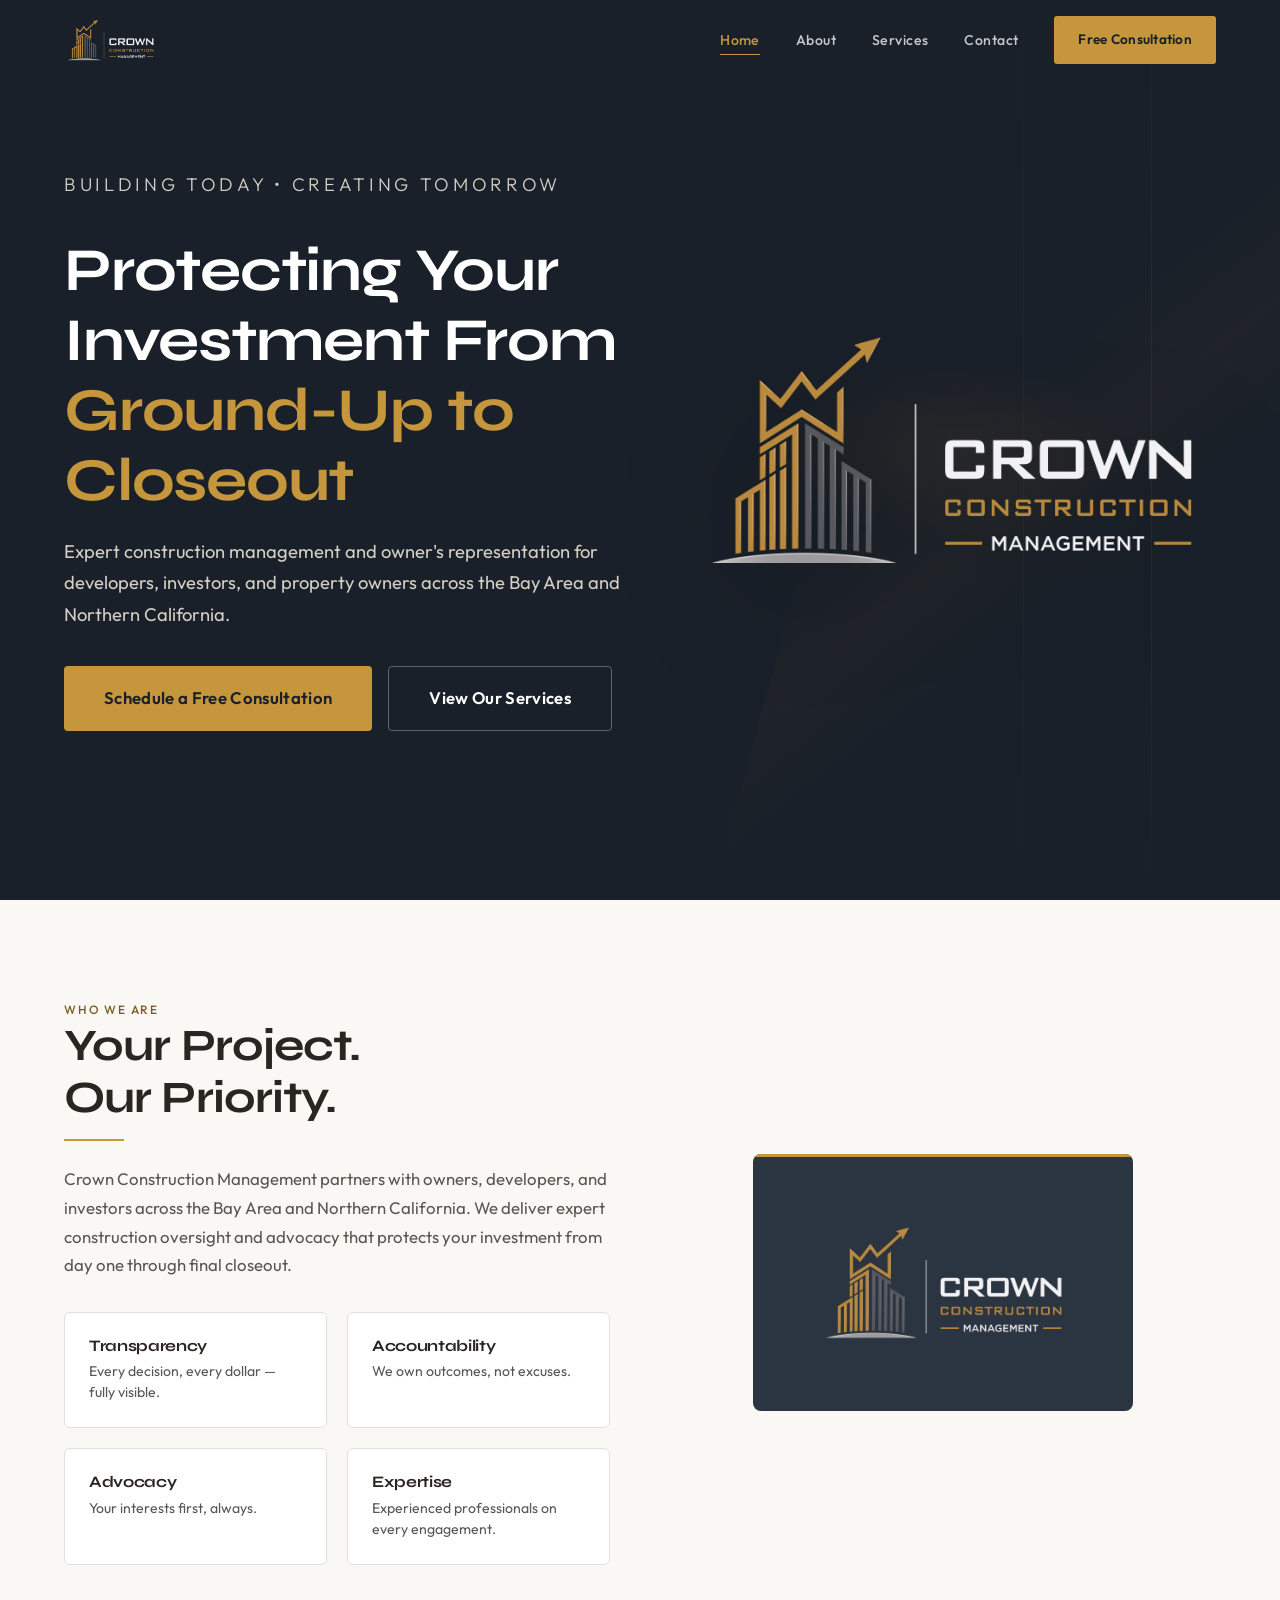
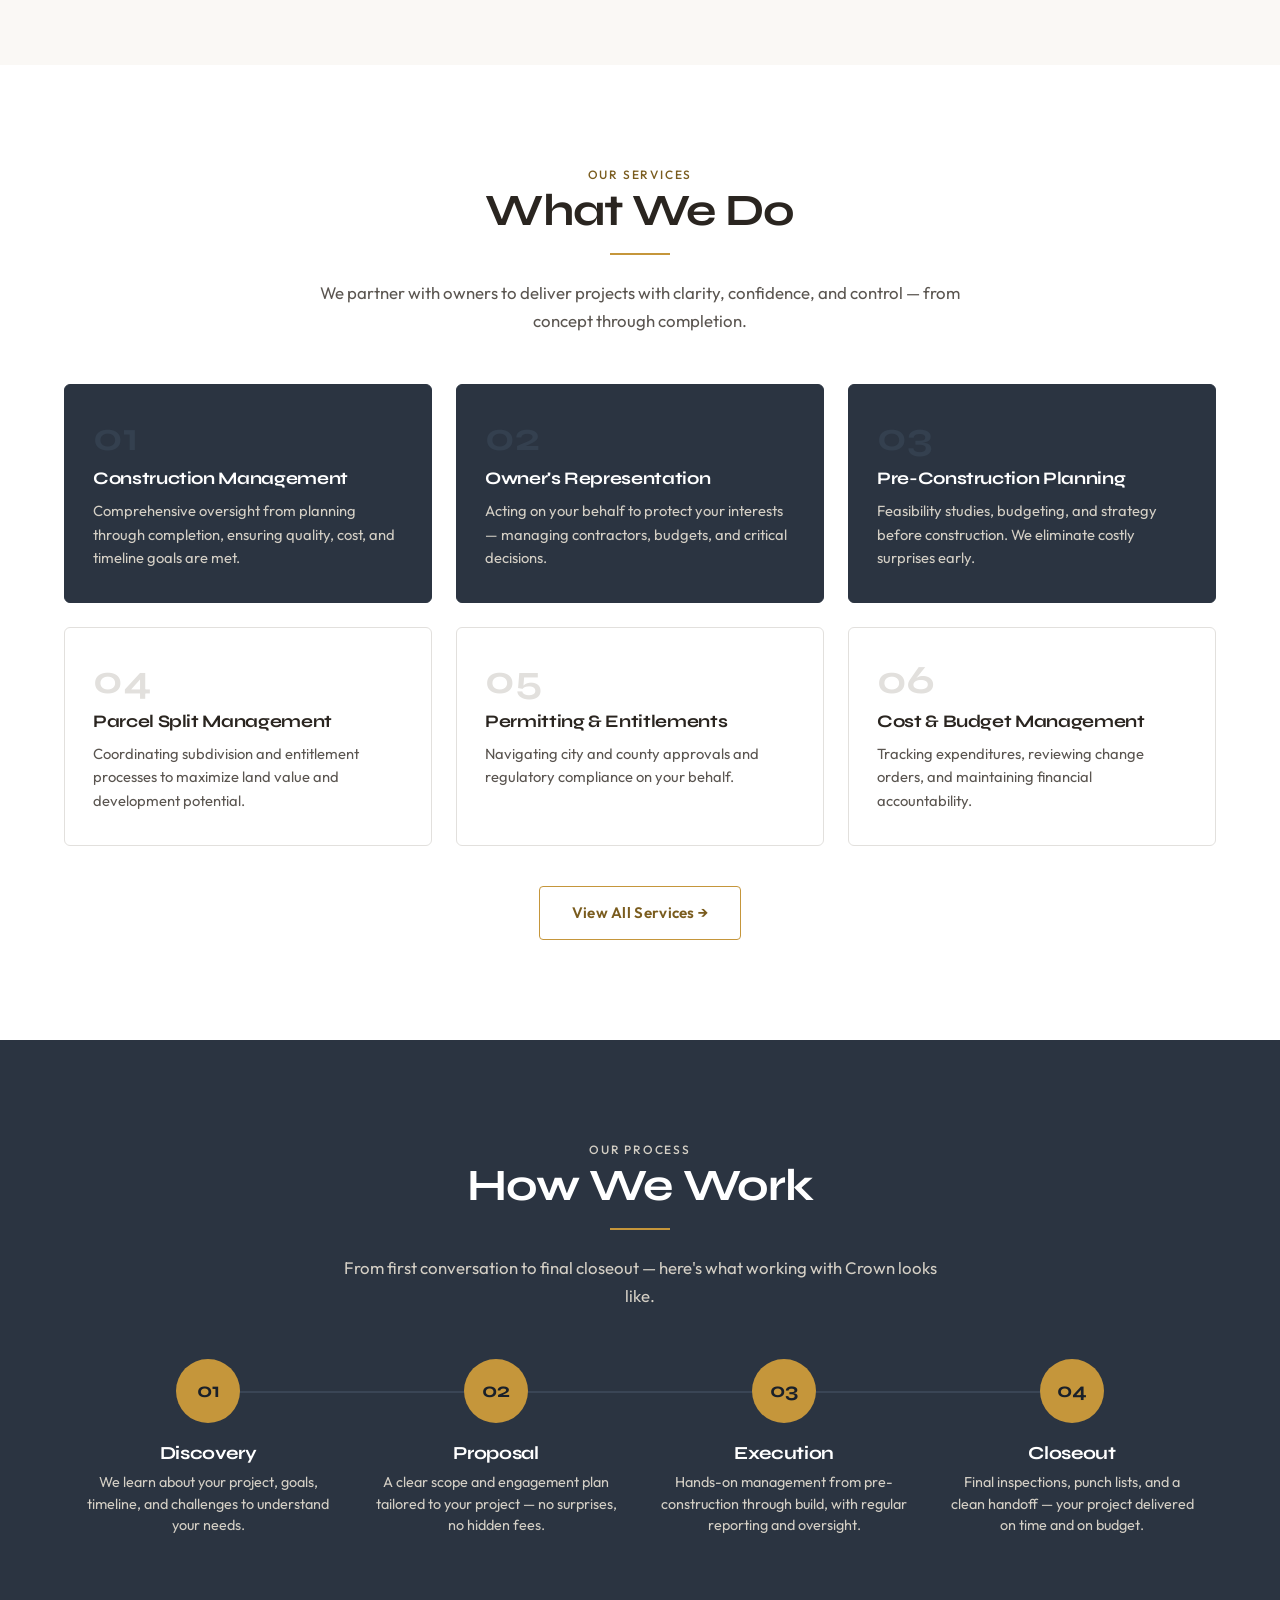
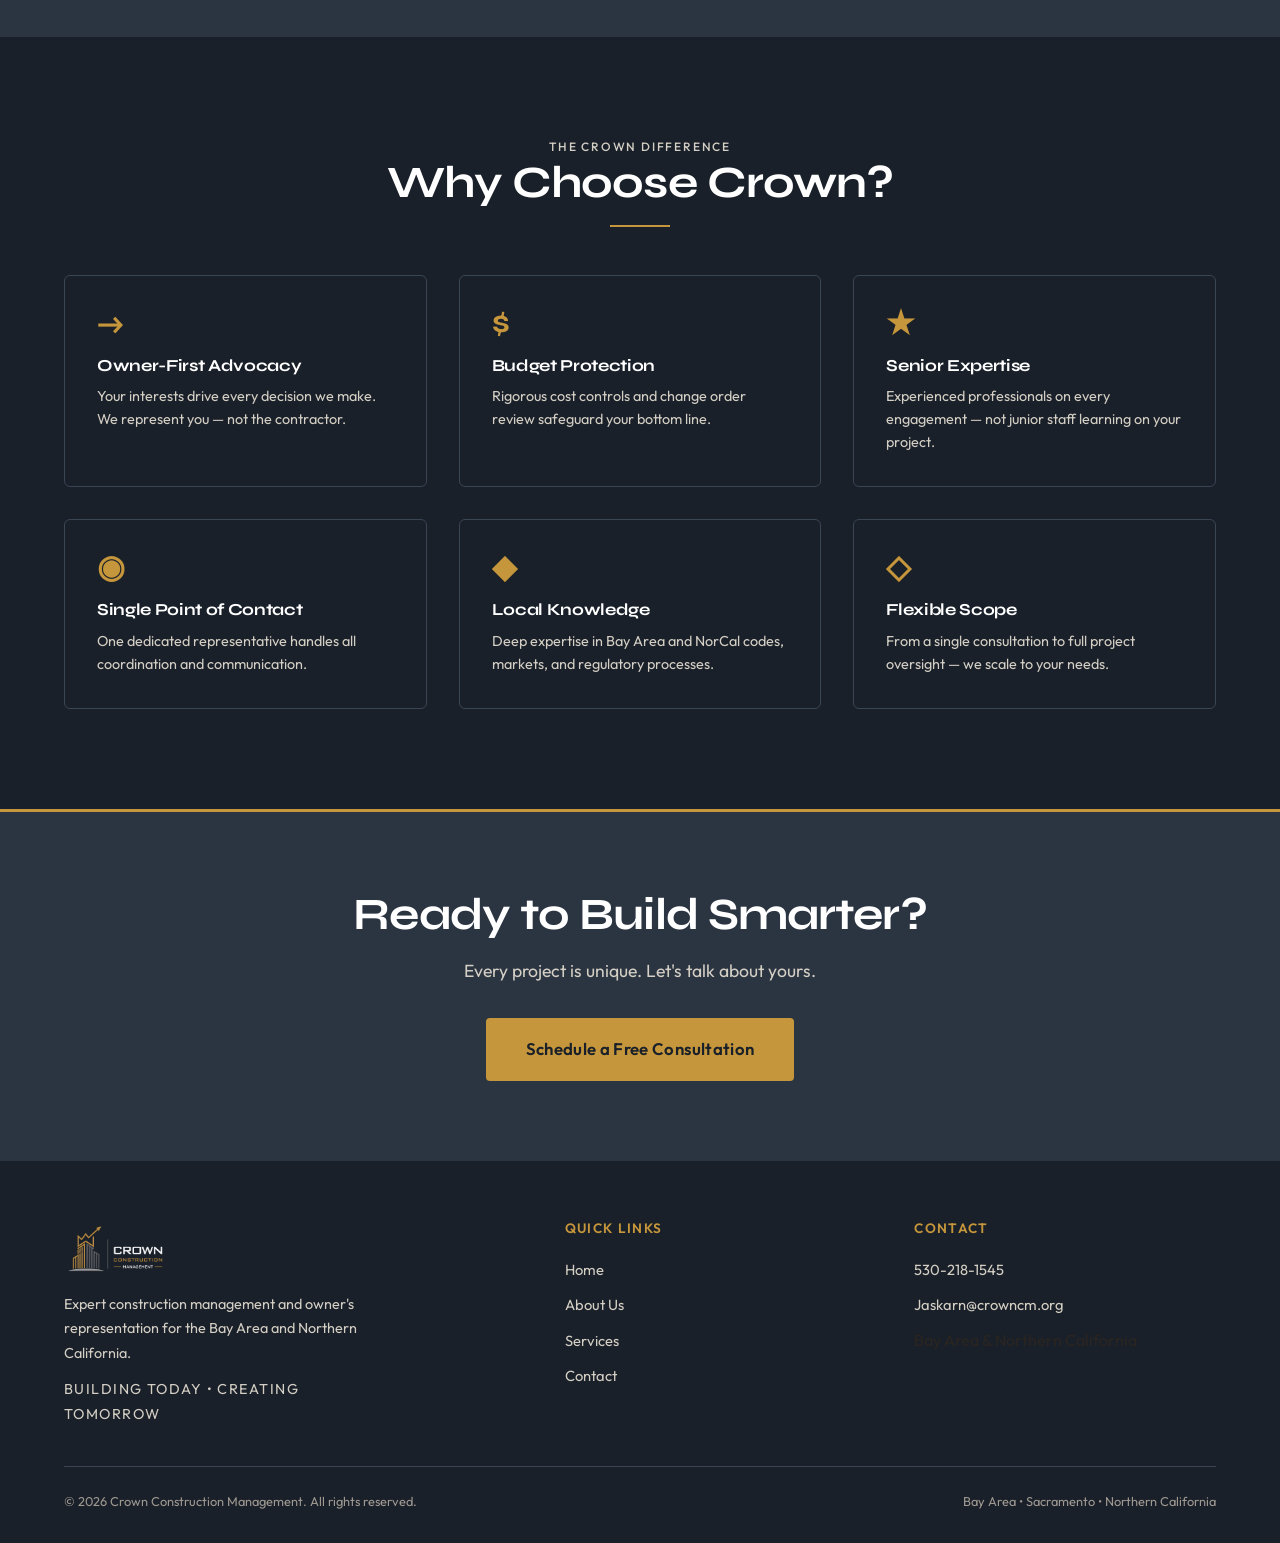
<file: index.html>
<!DOCTYPE html>
<html lang="en">
<head>
  <meta charset="UTF-8">
  <meta name="viewport" content="width=device-width, initial-scale=1.0">
  <title>Crown Construction Management | Bay Area & NorCal</title>
  <meta name="description" content="Expert construction management and owner's representation for developers and investors in the Bay Area and Northern California. Building Today, Creating Tomorrow.">
  <meta name="keywords" content="construction management, owner's representation, Bay Area, Northern California, Sacramento, project management, parcel split, permitting">
  <link rel="canonical" href="https://crowncm.org/">

  <!-- Open Graph -->
  <meta property="og:title" content="Crown Construction Management">
  <meta property="og:description" content="Expert construction management and owner's representation for the Bay Area & Northern California.">
  <meta property="og:type" content="website">
  <meta property="og:url" content="https://crowncm.org/">
  <meta property="og:image" content="https://crowncm.org/images/logo-transparent.png">

  <!-- Twitter -->
  <meta name="twitter:card" content="summary_large_image">
  <meta name="twitter:title" content="Crown Construction Management">
  <meta name="twitter:description" content="Expert construction management and owner's representation for the Bay Area & Northern California.">
  <meta name="twitter:image" content="https://crowncm.org/images/logo-transparent.png">

  <!-- Fonts -->
  <link rel="preconnect" href="https://fonts.googleapis.com">
  <link rel="preconnect" href="https://fonts.gstatic.com" crossorigin>
  <link href="https://fonts.googleapis.com/css2?family=Outfit:wght@300;400;500;600;700&family=Syne:wght@600;700;800&display=swap" rel="stylesheet">

  <!-- Favicon -->
  <link rel="icon" type="image/jpeg" href="images/logo-icon.jpg">

  <!-- Styles -->
  <link rel="stylesheet" href="css/style.css">

  <!-- Structured Data -->
  <script type="application/ld+json">
  {
    "@context": "https://schema.org",
    "@type": ["LocalBusiness", "ProfessionalService"],
    "name": "Crown Construction Management",
    "description": "Expert construction management and owner's representation for developers, investors, and property owners across the Bay Area and Northern California.",
    "url": "https://crowncm.org/",
    "logo": "https://crowncm.org/images/logo-transparent.png",
    "image": "https://crowncm.org/images/logo-transparent.png",
    "telephone": "+1-530-218-1545",
    "email": "Jaskarn@crowncm.org",
    "slogan": "Building Today, Creating Tomorrow",
    "address": {
      "@type": "PostalAddress",
      "addressRegion": "CA",
      "addressCountry": "US"
    },
    "serviceType": [
      "Construction Management",
      "Owner's Representation",
      "Pre-Construction Planning",
      "Parcel Split Management",
      "Permitting and Entitlements",
      "Cost and Budget Management",
      "Schedule Management",
      "Contractor Coordination"
    ],
    "areaServed": [
      { "@type": "AdministrativeArea", "name": "San Francisco Bay Area" },
      { "@type": "AdministrativeArea", "name": "Greater Sacramento" },
      { "@type": "AdministrativeArea", "name": "Northern California" }
    ]
  }
  </script>
</head>
<body>
  <a href="#main" class="skip-link">Skip to main content</a>

  <!-- ════════ NAVIGATION ════════ -->
  <nav class="nav nav--transparent" aria-label="Main navigation">
    <div class="nav__inner">
      <a href="index.html" class="nav__logo">
        <img src="images/logo-transparent.png" alt="Crown Construction Management">
      </a>
      <div class="nav__links">
        <a href="index.html" class="nav__link">Home</a>
        <a href="about.html" class="nav__link">About</a>
        <a href="services.html" class="nav__link">Services</a>
        <a href="contact.html" class="nav__link">Contact</a>
        <a href="contact.html" class="nav__cta">Free Consultation</a>
      </div>
      <button class="nav__toggle" aria-label="Open navigation menu" aria-expanded="false">
        <span></span><span></span><span></span>
      </button>
    </div>
  </nav>

  <main id="main">

  <!-- ════════ HERO ════════ -->
  <section class="hero hero--home">
    <div class="hero__bg">
      <div class="hero__accent"></div>
    </div>
    <div class="container">
      <div class="hero__home-layout">
        <div class="hero__content">
          <p class="hero__tagline">Building Today &bull; Creating Tomorrow</p>
          <h1>Protecting Your Investment From <span>Ground-Up to Closeout</span></h1>
          <p>Expert construction management and owner's representation for developers, investors, and property owners across the Bay Area and Northern California.</p>
          <div class="hero__buttons">
            <a href="contact.html" class="btn btn--gold btn--large">Schedule a Free Consultation</a>
            <a href="services.html" class="btn btn--white-outline btn--large">View Our Services</a>
          </div>
        </div>
        <div class="hero__logo-block">
          <img src="images/logo-transparent.png" alt="Crown Construction Management" class="hero__logo-seamless">
        </div>
      </div>
    </div>
  </section>

  <!-- ════════ ABOUT PREVIEW ════════ -->
  <section class="section section--cream" id="about">
    <div class="container">
      <div class="about-preview">
        <div class="about-preview__text">
          <p class="label reveal">Who We Are</p>
          <h2 class="reveal reveal-delay-1">Your Project.<br>Our Priority.</h2>
          <div class="gold-line reveal reveal-delay-2"></div>
          <p class="reveal reveal-delay-2">Crown Construction Management partners with owners, developers, and investors across the Bay Area and Northern California. We deliver expert construction oversight and advocacy that protects your investment from day one through final closeout.</p>
          <div class="about-preview__values">
            <div class="value-card reveal reveal-delay-1">
              <h3>Transparency</h3>
              <p>Every decision, every dollar — fully visible.</p>
            </div>
            <div class="value-card reveal reveal-delay-2">
              <h3>Accountability</h3>
              <p>We own outcomes, not excuses.</p>
            </div>
            <div class="value-card reveal reveal-delay-3">
              <h3>Advocacy</h3>
              <p>Your interests first, always.</p>
            </div>
            <div class="value-card reveal reveal-delay-4">
              <h3>Expertise</h3>
              <p>Experienced professionals on every engagement.</p>
            </div>
          </div>
        </div>
        <div class="about-preview__image reveal">
          <div class="about-preview__logo-display">
            <img src="images/logo-transparent.png" alt="Crown Construction Management">
          </div>
        </div>
      </div>
    </div>
  </section>

  <!-- ════════ SERVICES OVERVIEW ════════ -->
  <section class="section" id="services">
    <div class="container">
      <div class="reveal" style="text-align:center; max-width:640px; margin:0 auto 0;">
        <p class="label">Our Services</p>
        <h2>What We Do</h2>
        <div class="gold-line gold-line--center"></div>
        <p>We partner with owners to deliver projects with clarity, confidence, and control — from concept through completion.</p>
      </div>
      <div class="services-grid">
        <div class="service-card service-card--featured reveal reveal-delay-1">
          <div class="service-card__number" aria-hidden="true">01</div>
          <h3>Construction Management</h3>
          <p>Comprehensive oversight from planning through completion, ensuring quality, cost, and timeline goals are met.</p>
        </div>
        <div class="service-card service-card--featured reveal reveal-delay-2">
          <div class="service-card__number" aria-hidden="true">02</div>
          <h3>Owner's Representation</h3>
          <p>Acting on your behalf to protect your interests — managing contractors, budgets, and critical decisions.</p>
        </div>
        <div class="service-card service-card--featured reveal reveal-delay-3">
          <div class="service-card__number" aria-hidden="true">03</div>
          <h3>Pre-Construction Planning</h3>
          <p>Feasibility studies, budgeting, and strategy before construction. We eliminate costly surprises early.</p>
        </div>
        <div class="service-card reveal reveal-delay-1">
          <div class="service-card__number" aria-hidden="true">04</div>
          <h3>Parcel Split Management</h3>
          <p>Coordinating subdivision and entitlement processes to maximize land value and development potential.</p>
        </div>
        <div class="service-card reveal reveal-delay-2">
          <div class="service-card__number" aria-hidden="true">05</div>
          <h3>Permitting & Entitlements</h3>
          <p>Navigating city and county approvals and regulatory compliance on your behalf.</p>
        </div>
        <div class="service-card reveal reveal-delay-3">
          <div class="service-card__number" aria-hidden="true">06</div>
          <h3>Cost & Budget Management</h3>
          <p>Tracking expenditures, reviewing change orders, and maintaining financial accountability.</p>
        </div>
      </div>
      <div style="text-align:center; margin-top:40px;" class="reveal">
        <a href="services.html" class="btn btn--outline">View All Services &rarr;</a>
      </div>
    </div>
  </section>

  <!-- ════════ PROCESS ════════ -->
  <section class="section section--dark" id="process">
    <div class="container">
      <div class="reveal" style="text-align:center; max-width:600px; margin:0 auto;">
        <p class="label label--light">Our Process</p>
        <h2>How We Work</h2>
        <div class="gold-line gold-line--center"></div>
        <p>From first conversation to final closeout — here's what working with Crown looks like.</p>
      </div>
      <div class="process-grid">
        <div class="process-step reveal reveal-delay-1">
          <div class="process-step__number" aria-hidden="true">01</div>
          <h3>Discovery</h3>
          <p>We learn about your project, goals, timeline, and challenges to understand your needs.</p>
        </div>
        <div class="process-step reveal reveal-delay-2">
          <div class="process-step__number" aria-hidden="true">02</div>
          <h3>Proposal</h3>
          <p>A clear scope and engagement plan tailored to your project — no surprises, no hidden fees.</p>
        </div>
        <div class="process-step reveal reveal-delay-3">
          <div class="process-step__number" aria-hidden="true">03</div>
          <h3>Execution</h3>
          <p>Hands-on management from pre-construction through build, with regular reporting and oversight.</p>
        </div>
        <div class="process-step reveal reveal-delay-4">
          <div class="process-step__number" aria-hidden="true">04</div>
          <h3>Closeout</h3>
          <p>Final inspections, punch lists, and a clean handoff — your project delivered on time and on budget.</p>
        </div>
      </div>
    </div>
  </section>

  <!-- ════════ WHY CROWN ════════ -->
  <section class="section section--deep" id="why">
    <div class="container">
      <div class="reveal" style="text-align:center; max-width:600px; margin:0 auto;">
        <p class="label label--light">The Crown Difference</p>
        <h2>Why Choose Crown?</h2>
        <div class="gold-line gold-line--center"></div>
      </div>
      <div class="why-grid">
        <div class="why-card reveal reveal-delay-1">
          <div class="why-card__icon" aria-hidden="true">→</div>
          <h3>Owner-First Advocacy</h3>
          <p>Your interests drive every decision we make. We represent you — not the contractor.</p>
        </div>
        <div class="why-card reveal reveal-delay-2">
          <div class="why-card__icon" aria-hidden="true">$</div>
          <h3>Budget Protection</h3>
          <p>Rigorous cost controls and change order review safeguard your bottom line.</p>
        </div>
        <div class="why-card reveal reveal-delay-3">
          <div class="why-card__icon" aria-hidden="true">★</div>
          <h3>Senior Expertise</h3>
          <p>Experienced professionals on every engagement — not junior staff learning on your project.</p>
        </div>
        <div class="why-card reveal reveal-delay-4">
          <div class="why-card__icon" aria-hidden="true">◉</div>
          <h3>Single Point of Contact</h3>
          <p>One dedicated representative handles all coordination and communication.</p>
        </div>
        <div class="why-card reveal reveal-delay-5">
          <div class="why-card__icon" aria-hidden="true">◆</div>
          <h3>Local Knowledge</h3>
          <p>Deep expertise in Bay Area and NorCal codes, markets, and regulatory processes.</p>
        </div>
        <div class="why-card reveal reveal-delay-6">
          <div class="why-card__icon" aria-hidden="true">◇</div>
          <h3>Flexible Scope</h3>
          <p>From a single consultation to full project oversight — we scale to your needs.</p>
        </div>
      </div>
    </div>
  </section>

  <!-- ════════ CTA BANNER ════════ -->
  <section class="cta-banner">
    <div class="container">
      <h2 class="reveal">Ready to Build Smarter?</h2>
      <p class="reveal reveal-delay-1">Every project is unique. Let's talk about yours.</p>
      <div class="reveal reveal-delay-2">
        <a href="contact.html" class="btn btn--gold btn--large">Schedule a Free Consultation</a>
      </div>
    </div>
  </section>

  </main>

  <!-- ════════ FOOTER ════════ -->
  <footer class="footer">
    <div class="container">
      <div class="footer__inner">
        <div class="footer__brand">
          <img src="images/logo-transparent.png" alt="Crown Construction Management">
          <p>Expert construction management and owner's representation for the Bay Area and Northern California.</p>
          <p class="footer__tagline">BUILDING TODAY &bull; CREATING TOMORROW</p>
        </div>
        <div>
          <h4 class="footer__heading">Quick Links</h4>
          <ul class="footer__links">
            <li><a href="index.html">Home</a></li>
            <li><a href="about.html">About Us</a></li>
            <li><a href="services.html">Services</a></li>
            <li><a href="contact.html">Contact</a></li>
          </ul>
        </div>
        <div>
          <h4 class="footer__heading">Contact</h4>
          <ul class="footer__links">
            <li><a href="tel:+15302181545">530-218-1545</a></li>
            <li><a href="mailto:Jaskarn@crowncm.org">Jaskarn@crowncm.org</a></li>
            <li>Bay Area &amp; Northern California</li>
          </ul>
        </div>
      </div>
      <div class="footer__bottom">
        <p>&copy; 2026 Crown Construction Management. All rights reserved.</p>
        <p>Bay Area &bull; Sacramento &bull; Northern California</p>
      </div>
    </div>
  </footer>

  <script src="js/main.js"></script>
</body>
</html>
</file>
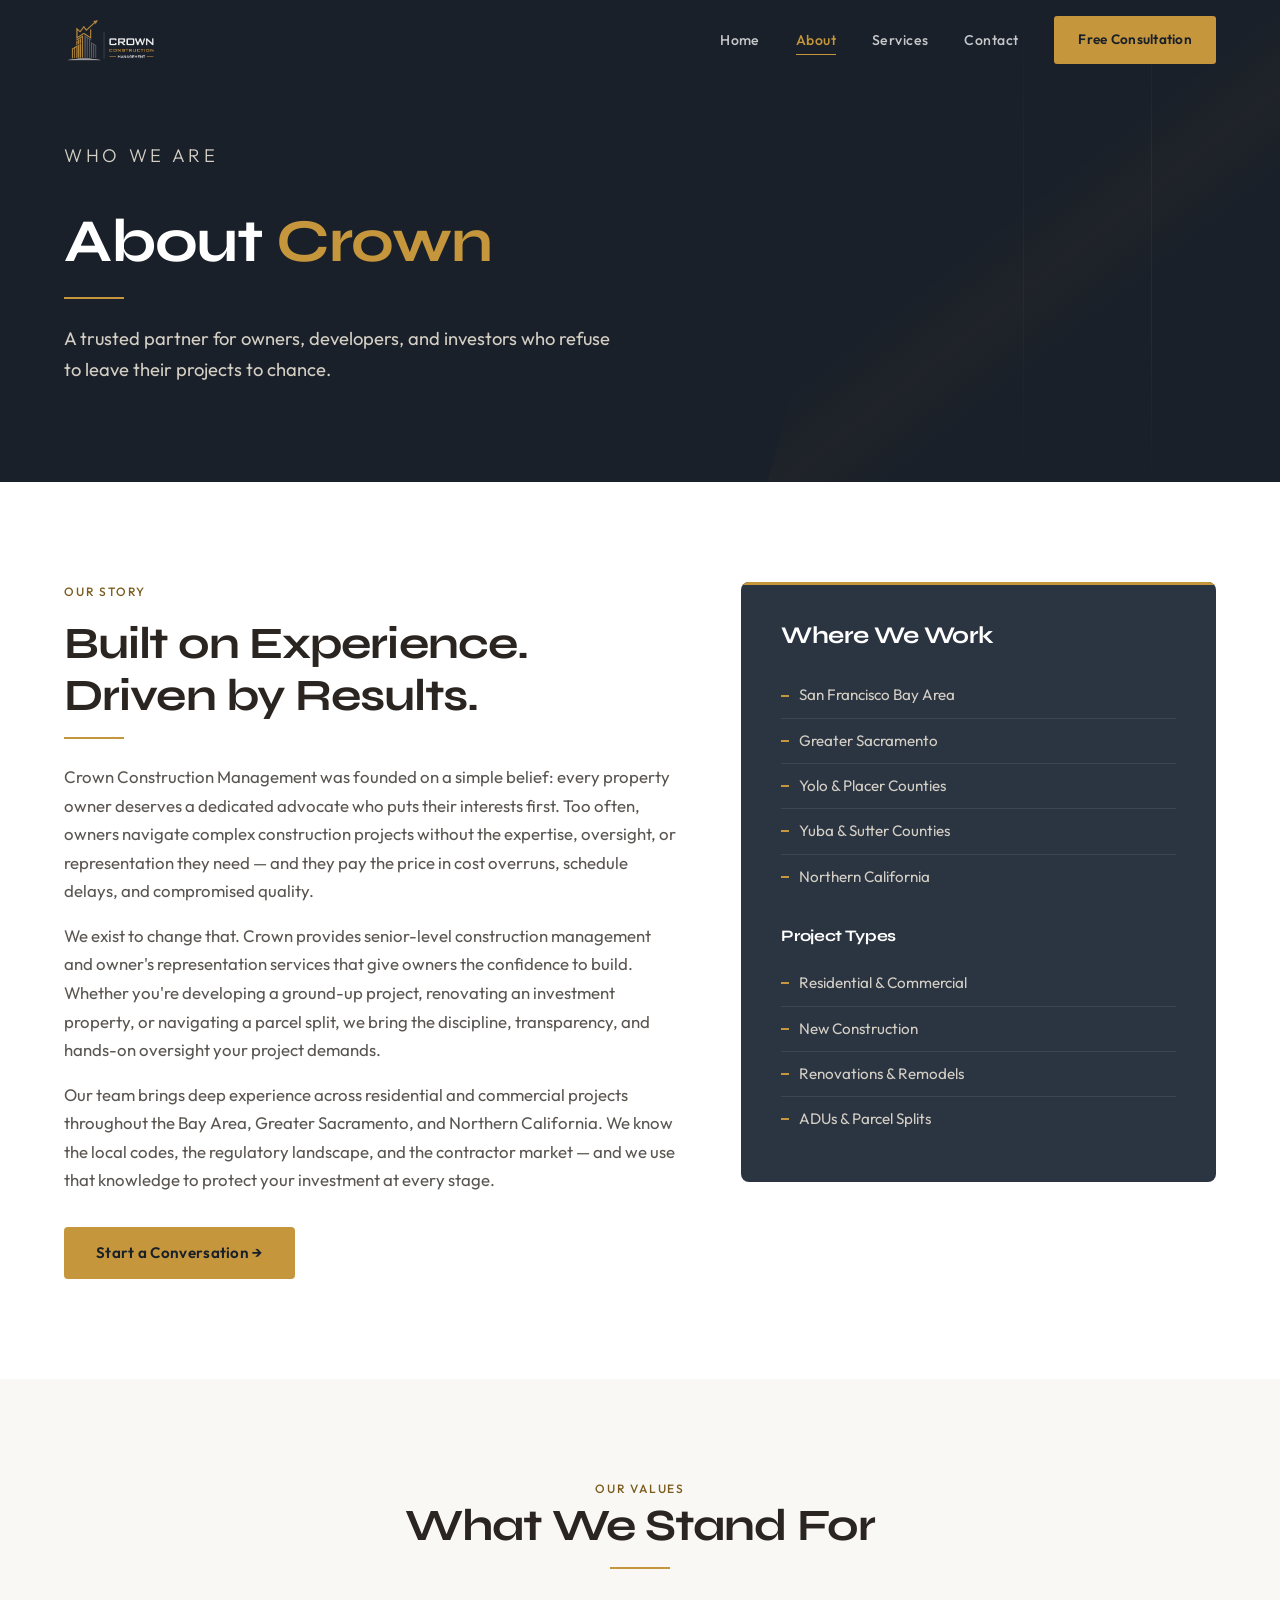
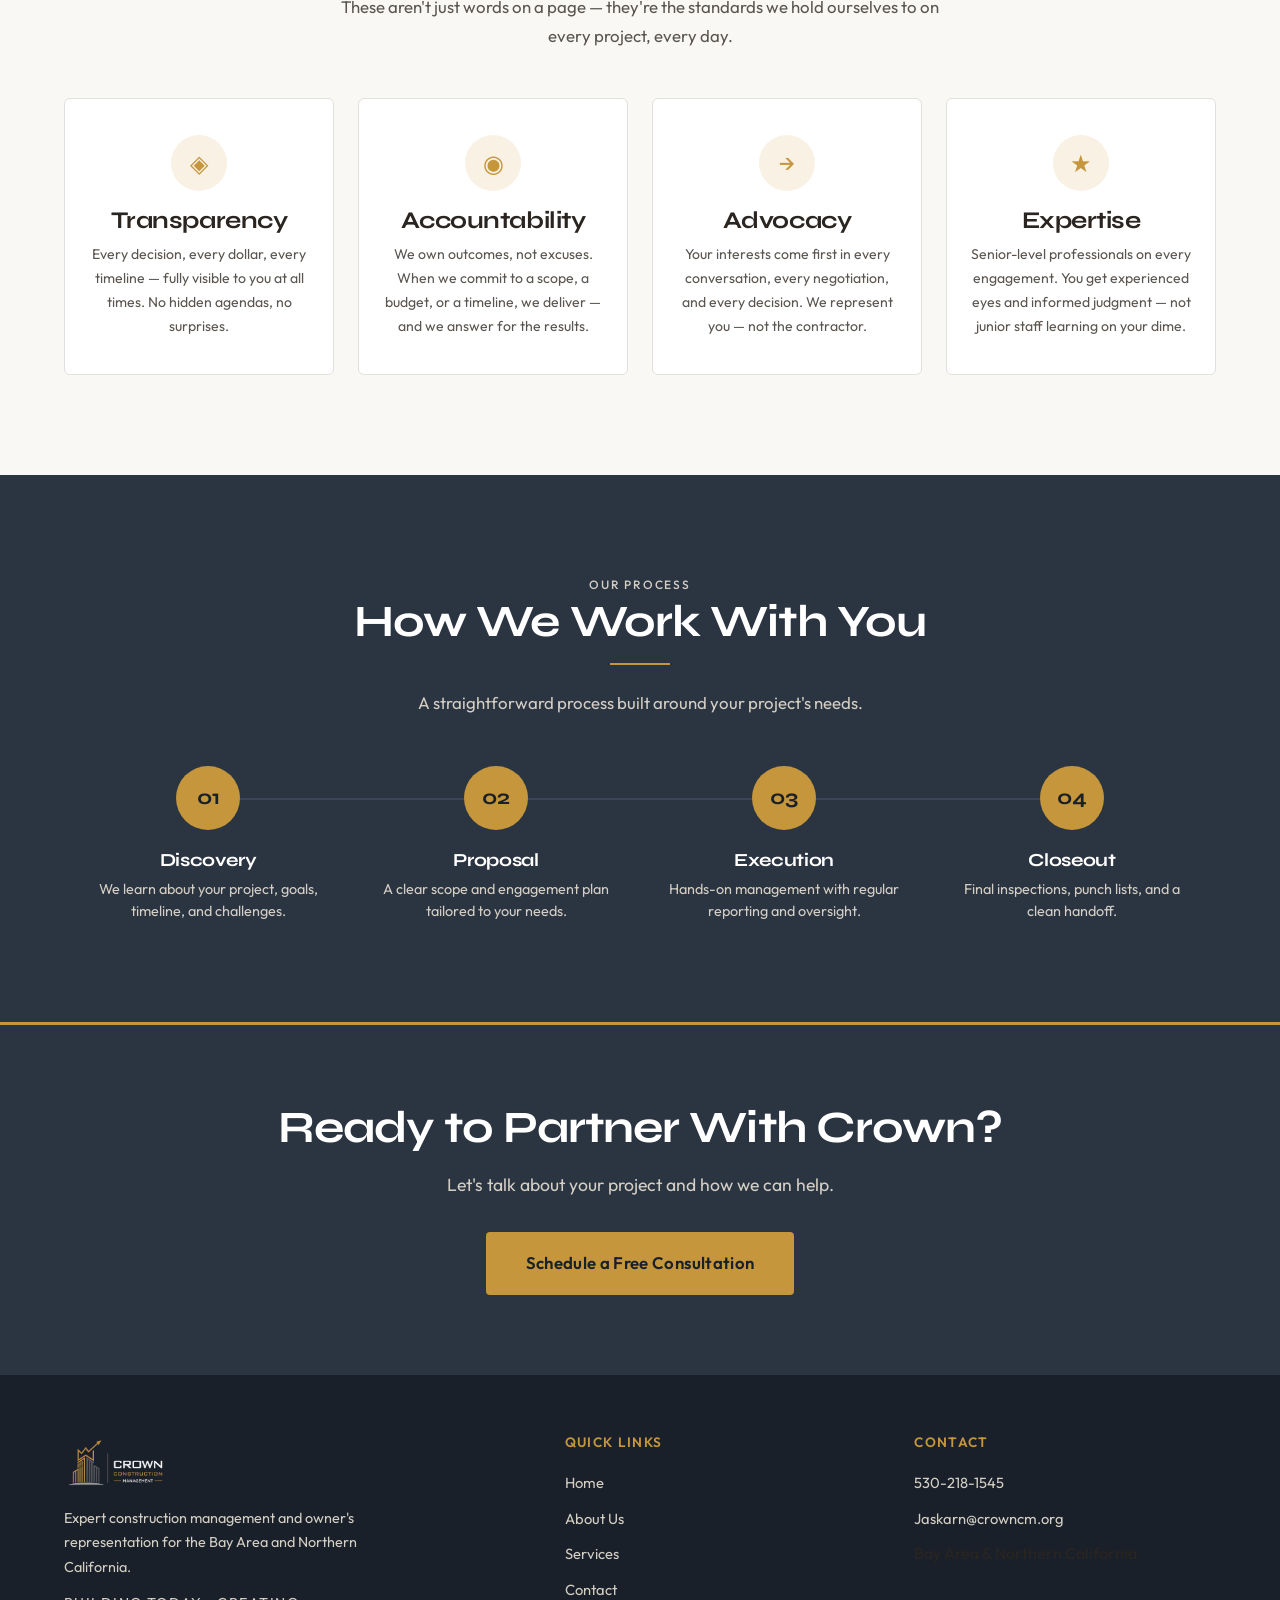
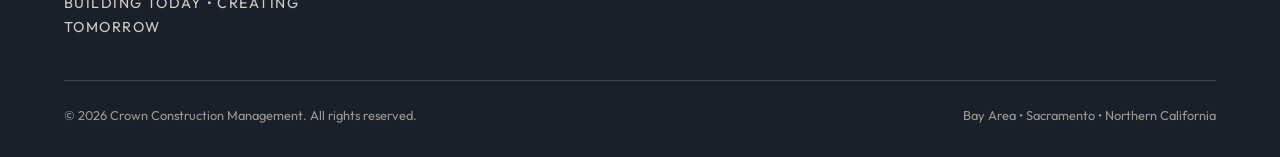
<file: about.html>
<!DOCTYPE html>
<html lang="en">
<head>
  <meta charset="UTF-8">
  <meta name="viewport" content="width=device-width, initial-scale=1.0">
  <title>About | Crown Construction Management</title>
  <meta name="description" content="Learn about Crown Construction Management — trusted construction management and owner's representation partner for the Bay Area and Northern California.">
  <link rel="canonical" href="https://crowncm.org/about.html">
  <meta property="og:title" content="About | Crown Construction Management">
  <meta property="og:description" content="A trusted construction management and owner's representation partner for the Bay Area and Northern California.">
  <meta property="og:type" content="website">
  <meta property="og:url" content="https://crowncm.org/about.html">
  <meta property="og:image" content="https://crowncm.org/images/logo-transparent.png">
  <meta name="twitter:card" content="summary_large_image">
  <meta name="twitter:title" content="About | Crown Construction Management">
  <meta name="twitter:description" content="A trusted construction management and owner's representation partner for the Bay Area and Northern California.">
  <meta name="twitter:image" content="https://crowncm.org/images/logo-transparent.png">
  <link rel="preconnect" href="https://fonts.googleapis.com">
  <link rel="preconnect" href="https://fonts.gstatic.com" crossorigin>
  <link href="https://fonts.googleapis.com/css2?family=Outfit:wght@300;400;500;600;700&family=Syne:wght@600;700;800&display=swap" rel="stylesheet">
  <link rel="icon" type="image/jpeg" href="images/logo-icon.jpg">
  <link rel="stylesheet" href="css/style.css">
</head>
<body>
  <a href="#main" class="skip-link">Skip to main content</a>

  <!-- ════════ NAVIGATION ════════ -->
  <nav class="nav nav--transparent" aria-label="Main navigation">
    <div class="nav__inner">
      <a href="index.html" class="nav__logo">
        <img src="images/logo-transparent.png" alt="Crown Construction Management">
      </a>
      <div class="nav__links">
        <a href="index.html" class="nav__link">Home</a>
        <a href="about.html" class="nav__link">About</a>
        <a href="services.html" class="nav__link">Services</a>
        <a href="contact.html" class="nav__link">Contact</a>
        <a href="contact.html" class="nav__cta">Free Consultation</a>
      </div>
      <button class="nav__toggle" aria-label="Open navigation menu" aria-expanded="false">
        <span></span><span></span><span></span>
      </button>
    </div>
  </nav>

  <main id="main">

  <!-- ════════ HERO ════════ -->
  <section class="hero hero--sub">
    <div class="hero__bg"><div class="hero__accent"></div></div>
    <div class="container">
      <div class="hero__content">
        <p class="hero__tagline">Who We Are</p>
        <h1>About <span>Crown</span></h1>
        <div class="gold-line"></div>
        <p>A trusted partner for owners, developers, and investors who refuse to leave their projects to chance.</p>
      </div>
    </div>
  </section>

  <!-- ════════ ABOUT FULL ════════ -->
  <section class="section">
    <div class="container">
      <div class="about-full">
        <div class="about-full__story">
          <p class="label reveal">Our Story</p>
          <h2 class="reveal reveal-delay-1">Built on Experience.<br>Driven by Results.</h2>
          <div class="gold-line reveal reveal-delay-2"></div>

          <p class="reveal reveal-delay-2">Crown Construction Management was founded on a simple belief: every property owner deserves a dedicated advocate who puts their interests first. Too often, owners navigate complex construction projects without the expertise, oversight, or representation they need — and they pay the price in cost overruns, schedule delays, and compromised quality.</p>

          <p class="reveal reveal-delay-3">We exist to change that. Crown provides senior-level construction management and owner's representation services that give owners the confidence to build. Whether you're developing a ground-up project, renovating an investment property, or navigating a parcel split, we bring the discipline, transparency, and hands-on oversight your project demands.</p>

          <p class="reveal reveal-delay-3">Our team brings deep experience across residential and commercial projects throughout the Bay Area, Greater Sacramento, and Northern California. We know the local codes, the regulatory landscape, and the contractor market — and we use that knowledge to protect your investment at every stage.</p>

          <div style="margin-top:32px;" class="reveal reveal-delay-4">
            <a href="contact.html" class="btn btn--gold">Start a Conversation &rarr;</a>
          </div>
        </div>

        <aside class="about-full__sidebar reveal">
          <h3>Where We Work</h3>
          <ul class="area-list">
            <li>San Francisco Bay Area</li>
            <li>Greater Sacramento</li>
            <li>Yolo &amp; Placer Counties</li>
            <li>Yuba &amp; Sutter Counties</li>
            <li>Northern California</li>
          </ul>
          <h3 style="color:var(--white); margin-top:28px; margin-bottom:16px; font-size:1rem;">Project Types</h3>
          <ul class="area-list">
            <li>Residential &amp; Commercial</li>
            <li>New Construction</li>
            <li>Renovations &amp; Remodels</li>
            <li>ADUs &amp; Parcel Splits</li>
          </ul>
        </aside>
      </div>
    </div>
  </section>

  <!-- ════════ VALUES ════════ -->
  <section class="section section--cream">
    <div class="container">
      <div class="reveal" style="text-align:center; max-width:600px; margin:0 auto;">
        <p class="label">Our Values</p>
        <h2>What We Stand For</h2>
        <div class="gold-line gold-line--center"></div>
        <p>These aren't just words on a page — they're the standards we hold ourselves to on every project, every day.</p>
      </div>
      <div class="values-full">
        <div class="value-full-card reveal reveal-delay-1">
          <div class="value-full-card__icon" aria-hidden="true">◈</div>
          <h3>Transparency</h3>
          <p>Every decision, every dollar, every timeline — fully visible to you at all times. No hidden agendas, no surprises.</p>
        </div>
        <div class="value-full-card reveal reveal-delay-2">
          <div class="value-full-card__icon" aria-hidden="true">◉</div>
          <h3>Accountability</h3>
          <p>We own outcomes, not excuses. When we commit to a scope, a budget, or a timeline, we deliver — and we answer for the results.</p>
        </div>
        <div class="value-full-card reveal reveal-delay-3">
          <div class="value-full-card__icon" aria-hidden="true">→</div>
          <h3>Advocacy</h3>
          <p>Your interests come first in every conversation, every negotiation, and every decision. We represent you — not the contractor.</p>
        </div>
        <div class="value-full-card reveal reveal-delay-4">
          <div class="value-full-card__icon" aria-hidden="true">★</div>
          <h3>Expertise</h3>
          <p>Senior-level professionals on every engagement. You get experienced eyes and informed judgment — not junior staff learning on your dime.</p>
        </div>
      </div>
    </div>
  </section>

  <!-- ════════ PROCESS ════════ -->
  <section class="section section--dark">
    <div class="container">
      <div class="reveal" style="text-align:center; max-width:600px; margin:0 auto;">
        <p class="label label--light">Our Process</p>
        <h2>How We Work With You</h2>
        <div class="gold-line gold-line--center"></div>
        <p>A straightforward process built around your project's needs.</p>
      </div>
      <div class="process-grid">
        <div class="process-step reveal reveal-delay-1">
          <div class="process-step__number" aria-hidden="true">01</div>
          <h3>Discovery</h3>
          <p>We learn about your project, goals, timeline, and challenges.</p>
        </div>
        <div class="process-step reveal reveal-delay-2">
          <div class="process-step__number" aria-hidden="true">02</div>
          <h3>Proposal</h3>
          <p>A clear scope and engagement plan tailored to your needs.</p>
        </div>
        <div class="process-step reveal reveal-delay-3">
          <div class="process-step__number" aria-hidden="true">03</div>
          <h3>Execution</h3>
          <p>Hands-on management with regular reporting and oversight.</p>
        </div>
        <div class="process-step reveal reveal-delay-4">
          <div class="process-step__number" aria-hidden="true">04</div>
          <h3>Closeout</h3>
          <p>Final inspections, punch lists, and a clean handoff.</p>
        </div>
      </div>
    </div>
  </section>

  <!-- ════════ CTA BANNER ════════ -->
  <section class="cta-banner">
    <div class="container">
      <h2 class="reveal">Ready to Partner With Crown?</h2>
      <p class="reveal reveal-delay-1">Let's talk about your project and how we can help.</p>
      <div class="reveal reveal-delay-2">
        <a href="contact.html" class="btn btn--gold btn--large">Schedule a Free Consultation</a>
      </div>
    </div>
  </section>

  </main>

  <!-- ════════ FOOTER ════════ -->
  <footer class="footer">
    <div class="container">
      <div class="footer__inner">
        <div class="footer__brand">
          <img src="images/logo-transparent.png" alt="Crown Construction Management">
          <p>Expert construction management and owner's representation for the Bay Area and Northern California.</p>
          <p class="footer__tagline">BUILDING TODAY &bull; CREATING TOMORROW</p>
        </div>
        <div>
          <h4 class="footer__heading">Quick Links</h4>
          <ul class="footer__links">
            <li><a href="index.html">Home</a></li>
            <li><a href="about.html">About Us</a></li>
            <li><a href="services.html">Services</a></li>
            <li><a href="contact.html">Contact</a></li>
          </ul>
        </div>
        <div>
          <h4 class="footer__heading">Contact</h4>
          <ul class="footer__links">
            <li><a href="tel:+15302181545">530-218-1545</a></li>
            <li><a href="mailto:Jaskarn@crowncm.org">Jaskarn@crowncm.org</a></li>
            <li>Bay Area &amp; Northern California</li>
          </ul>
        </div>
      </div>
      <div class="footer__bottom">
        <p>&copy; 2026 Crown Construction Management. All rights reserved.</p>
        <p>Bay Area &bull; Sacramento &bull; Northern California</p>
      </div>
    </div>
  </footer>

  <script src="js/main.js"></script>
</body>
</html>
</file>
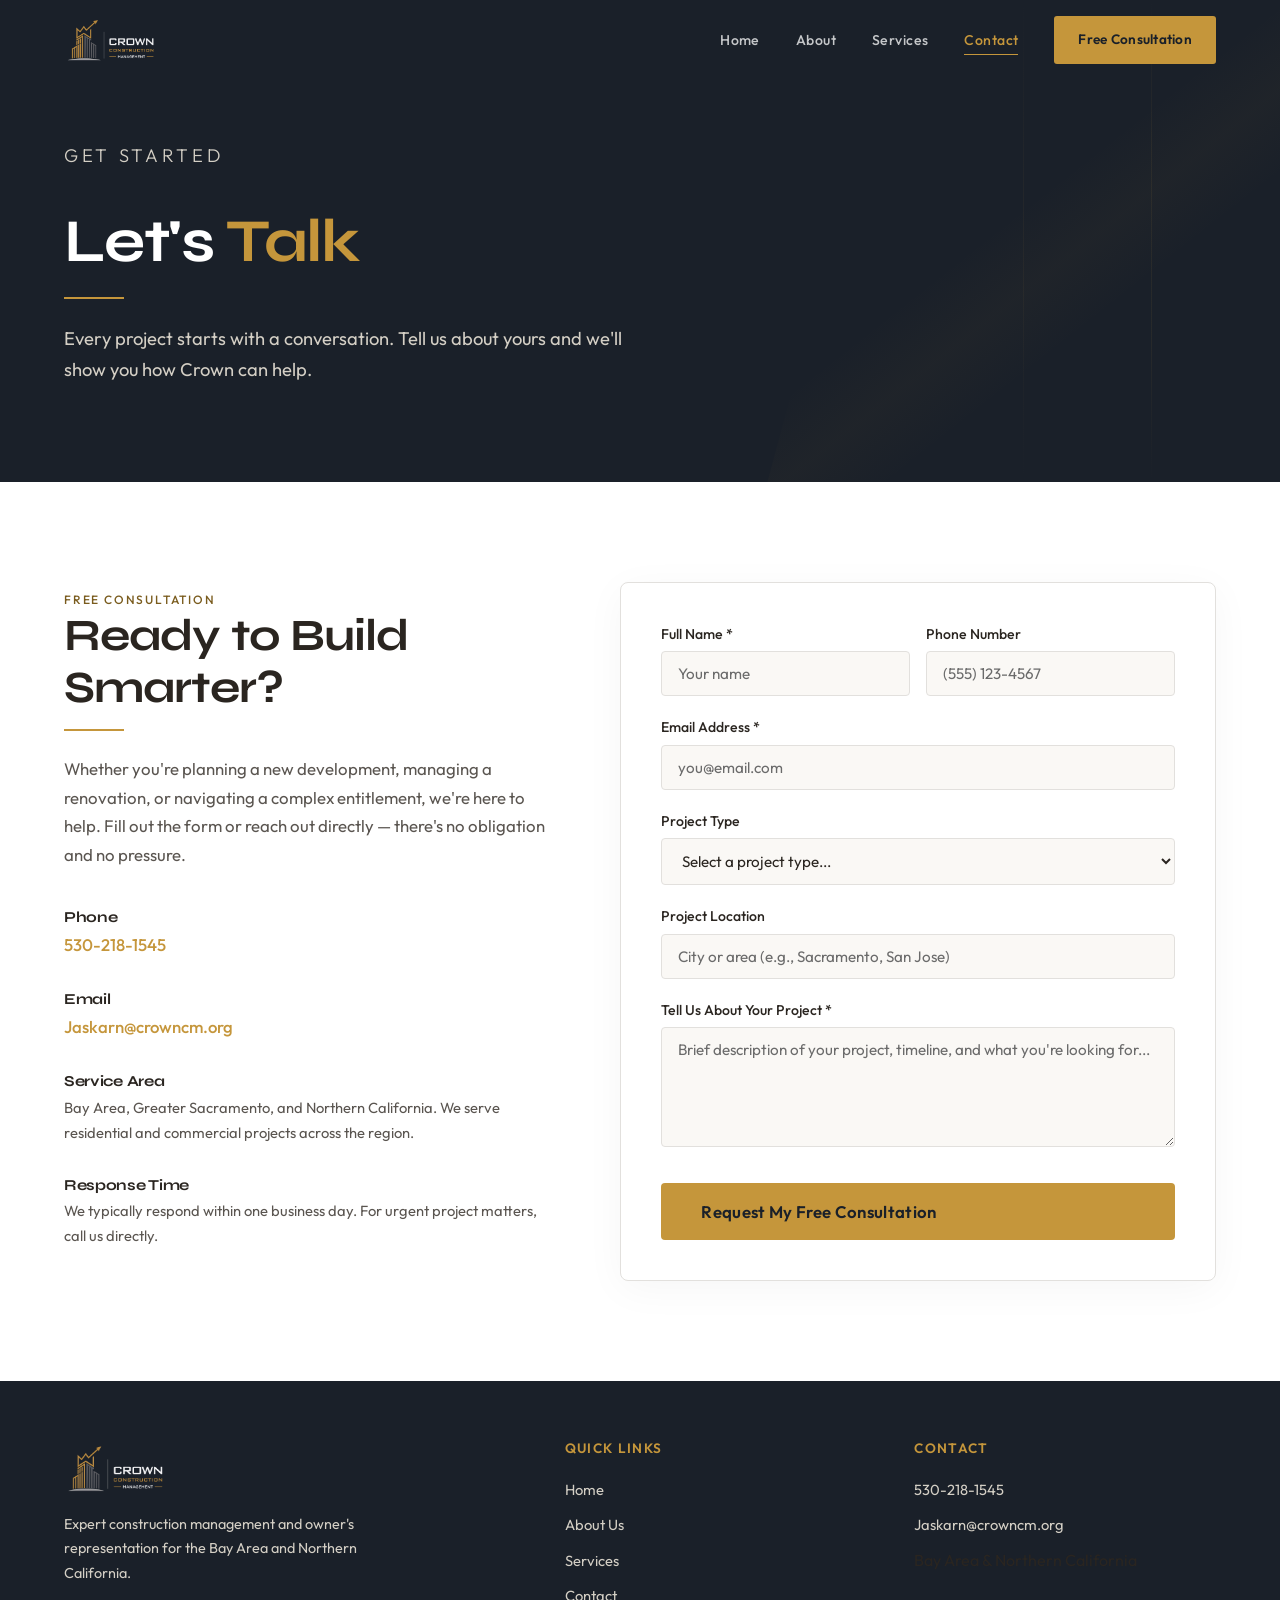
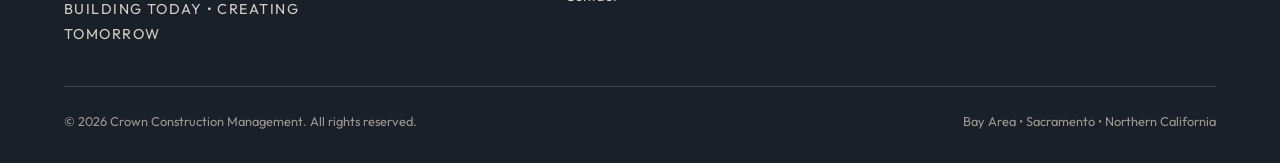
<file: contact.html>
<!DOCTYPE html>
<html lang="en">
<head>
  <meta charset="UTF-8">
  <meta name="viewport" content="width=device-width, initial-scale=1.0">
  <title>Contact | Crown Construction Management</title>
  <meta name="description" content="Schedule a free consultation with Crown Construction Management. Expert construction management and owner's representation for the Bay Area and Northern California.">
  <link rel="canonical" href="https://crowncm.org/contact.html">
  <meta property="og:title" content="Contact | Crown Construction Management">
  <meta property="og:description" content="Schedule a free consultation. Expert construction management and owner's representation for the Bay Area and Northern California.">
  <meta property="og:type" content="website">
  <meta property="og:url" content="https://crowncm.org/contact.html">
  <meta property="og:image" content="https://crowncm.org/images/logo-transparent.png">
  <meta name="twitter:card" content="summary_large_image">
  <meta name="twitter:title" content="Contact | Crown Construction Management">
  <meta name="twitter:description" content="Schedule a free consultation. Expert construction management and owner's representation for the Bay Area and Northern California.">
  <meta name="twitter:image" content="https://crowncm.org/images/logo-transparent.png">
  <link rel="preconnect" href="https://fonts.googleapis.com">
  <link rel="preconnect" href="https://fonts.gstatic.com" crossorigin>
  <link href="https://fonts.googleapis.com/css2?family=Outfit:wght@300;400;500;600;700&family=Syne:wght@600;700;800&display=swap" rel="stylesheet">
  <link rel="icon" type="image/jpeg" href="images/logo-icon.jpg">
  <link rel="stylesheet" href="css/style.css">
</head>
<body>
  <a href="#main" class="skip-link">Skip to main content</a>

  <!-- ════════ NAVIGATION ════════ -->
  <nav class="nav nav--transparent" aria-label="Main navigation">
    <div class="nav__inner">
      <a href="index.html" class="nav__logo">
        <img src="images/logo-transparent.png" alt="Crown Construction Management">
      </a>
      <div class="nav__links">
        <a href="index.html" class="nav__link">Home</a>
        <a href="about.html" class="nav__link">About</a>
        <a href="services.html" class="nav__link">Services</a>
        <a href="contact.html" class="nav__link">Contact</a>
        <a href="contact.html" class="nav__cta">Free Consultation</a>
      </div>
      <button class="nav__toggle" aria-label="Open navigation menu" aria-expanded="false">
        <span></span><span></span><span></span>
      </button>
    </div>
  </nav>

  <main id="main">

  <!-- ════════ HERO ════════ -->
  <section class="hero hero--sub">
    <div class="hero__bg"><div class="hero__accent"></div></div>
    <div class="container">
      <div class="hero__content">
        <p class="hero__tagline">Get Started</p>
        <h1>Let's <span>Talk</span></h1>
        <div class="gold-line"></div>
        <p>Every project starts with a conversation. Tell us about yours and we'll show you how Crown can help.</p>
      </div>
    </div>
  </section>

  <!-- ════════ CONTACT SECTION ════════ -->
  <section class="section">
    <div class="container">
      <div class="contact-layout">

        <!-- Left: Contact Info -->
        <div class="contact-info">
          <div class="reveal">
            <p class="label">Free Consultation</p>
            <h2>Ready to Build Smarter?</h2>
            <div class="gold-line"></div>
            <p>Whether you're planning a new development, managing a renovation, or navigating a complex entitlement, we're here to help. Fill out the form or reach out directly — there's no obligation and no pressure.</p>
          </div>

          <div style="margin-top:40px;">
            <div class="contact-info__item reveal reveal-delay-1">
              <h3>Phone</h3>
              <p><a href="tel:+15302181545">530-218-1545</a></p>
            </div>
            <div class="contact-info__item reveal reveal-delay-2">
              <h3>Email</h3>
              <p><a href="mailto:Jaskarn@crowncm.org">Jaskarn@crowncm.org</a></p>
            </div>
            <div class="contact-info__item reveal reveal-delay-3">
              <h3>Service Area</h3>
              <p class="desc">Bay Area, Greater Sacramento, and Northern California. We serve residential and commercial projects across the region.</p>
            </div>
            <div class="contact-info__item reveal reveal-delay-4">
              <h3>Response Time</h3>
              <p class="desc">We typically respond within one business day. For urgent project matters, call us directly.</p>
            </div>
          </div>
        </div>

        <!-- Right: Contact Form -->
        <div class="reveal">
          <!--
            ═══ FORMSPREE SETUP ═══
            Replace YOUR_FORM_ID in the action below with the ID from your
            Formspree form (formspree.io). Example: https://formspree.io/f/xpzvnqkl
          -->
          <form class="form" action="https://formspree.io/f/YOUR_FORM_ID" method="POST">
            <input type="hidden" name="_subject" value="New consultation request — Crown CM website">
            <div class="form__row">
              <div class="form__group">
                <label class="form__label" for="name">Full Name *</label>
                <input type="text" id="name" name="name" class="form__input" required placeholder="Your name" autocomplete="name">
              </div>
              <div class="form__group">
                <label class="form__label" for="phone">Phone Number</label>
                <input type="tel" id="phone" name="phone" class="form__input" placeholder="(555) 123-4567" autocomplete="tel">
              </div>
            </div>

            <div class="form__group">
              <label class="form__label" for="email">Email Address *</label>
              <input type="email" id="email" name="email" class="form__input" required placeholder="you@email.com" autocomplete="email">
            </div>

            <div class="form__group">
              <label class="form__label" for="project-type">Project Type</label>
              <select id="project-type" name="project_type" class="form__select">
                <option value="">Select a project type...</option>
                <option value="new-construction">New Construction</option>
                <option value="renovation">Renovation / Remodel</option>
                <option value="parcel-split">Parcel Split / Entitlement Management</option>
                <option value="adu">ADU (Accessory Dwelling Unit)</option>
                <option value="commercial">Commercial Project</option>
                <option value="owners-rep">Owner's Representation</option>
                <option value="advisory">Hourly Advisory / Consulting</option>
                <option value="other">Other</option>
              </select>
            </div>

            <div class="form__group">
              <label class="form__label" for="location">Project Location</label>
              <input type="text" id="location" name="project_location" class="form__input" placeholder="City or area (e.g., Sacramento, San Jose)">
            </div>

            <div class="form__group">
              <label class="form__label" for="message">Tell Us About Your Project *</label>
              <textarea id="message" name="message" class="form__textarea" required placeholder="Brief description of your project, timeline, and what you're looking for..."></textarea>
            </div>

            <!-- Honeypot for spam -->
            <input type="text" name="_gotcha" style="display:none">

            <button type="submit" class="btn btn--gold btn--large form__submit">Request My Free Consultation</button>
            <div id="form-status" role="status" aria-live="polite" aria-atomic="true"></div>
          </form>
        </div>

      </div>
    </div>
  </section>

  </main>

  <!-- ════════ FOOTER ════════ -->
  <footer class="footer">
    <div class="container">
      <div class="footer__inner">
        <div class="footer__brand">
          <img src="images/logo-transparent.png" alt="Crown Construction Management">
          <p>Expert construction management and owner's representation for the Bay Area and Northern California.</p>
          <p class="footer__tagline">BUILDING TODAY &bull; CREATING TOMORROW</p>
        </div>
        <div>
          <h4 class="footer__heading">Quick Links</h4>
          <ul class="footer__links">
            <li><a href="index.html">Home</a></li>
            <li><a href="about.html">About Us</a></li>
            <li><a href="services.html">Services</a></li>
            <li><a href="contact.html">Contact</a></li>
          </ul>
        </div>
        <div>
          <h4 class="footer__heading">Contact</h4>
          <ul class="footer__links">
            <li><a href="tel:+15302181545">530-218-1545</a></li>
            <li><a href="mailto:Jaskarn@crowncm.org">Jaskarn@crowncm.org</a></li>
            <li>Bay Area &amp; Northern California</li>
          </ul>
        </div>
      </div>
      <div class="footer__bottom">
        <p>&copy; 2026 Crown Construction Management. All rights reserved.</p>
        <p>Bay Area &bull; Sacramento &bull; Northern California</p>
      </div>
    </div>
  </footer>

  <script src="js/main.js"></script>
</body>
</html>
</file>
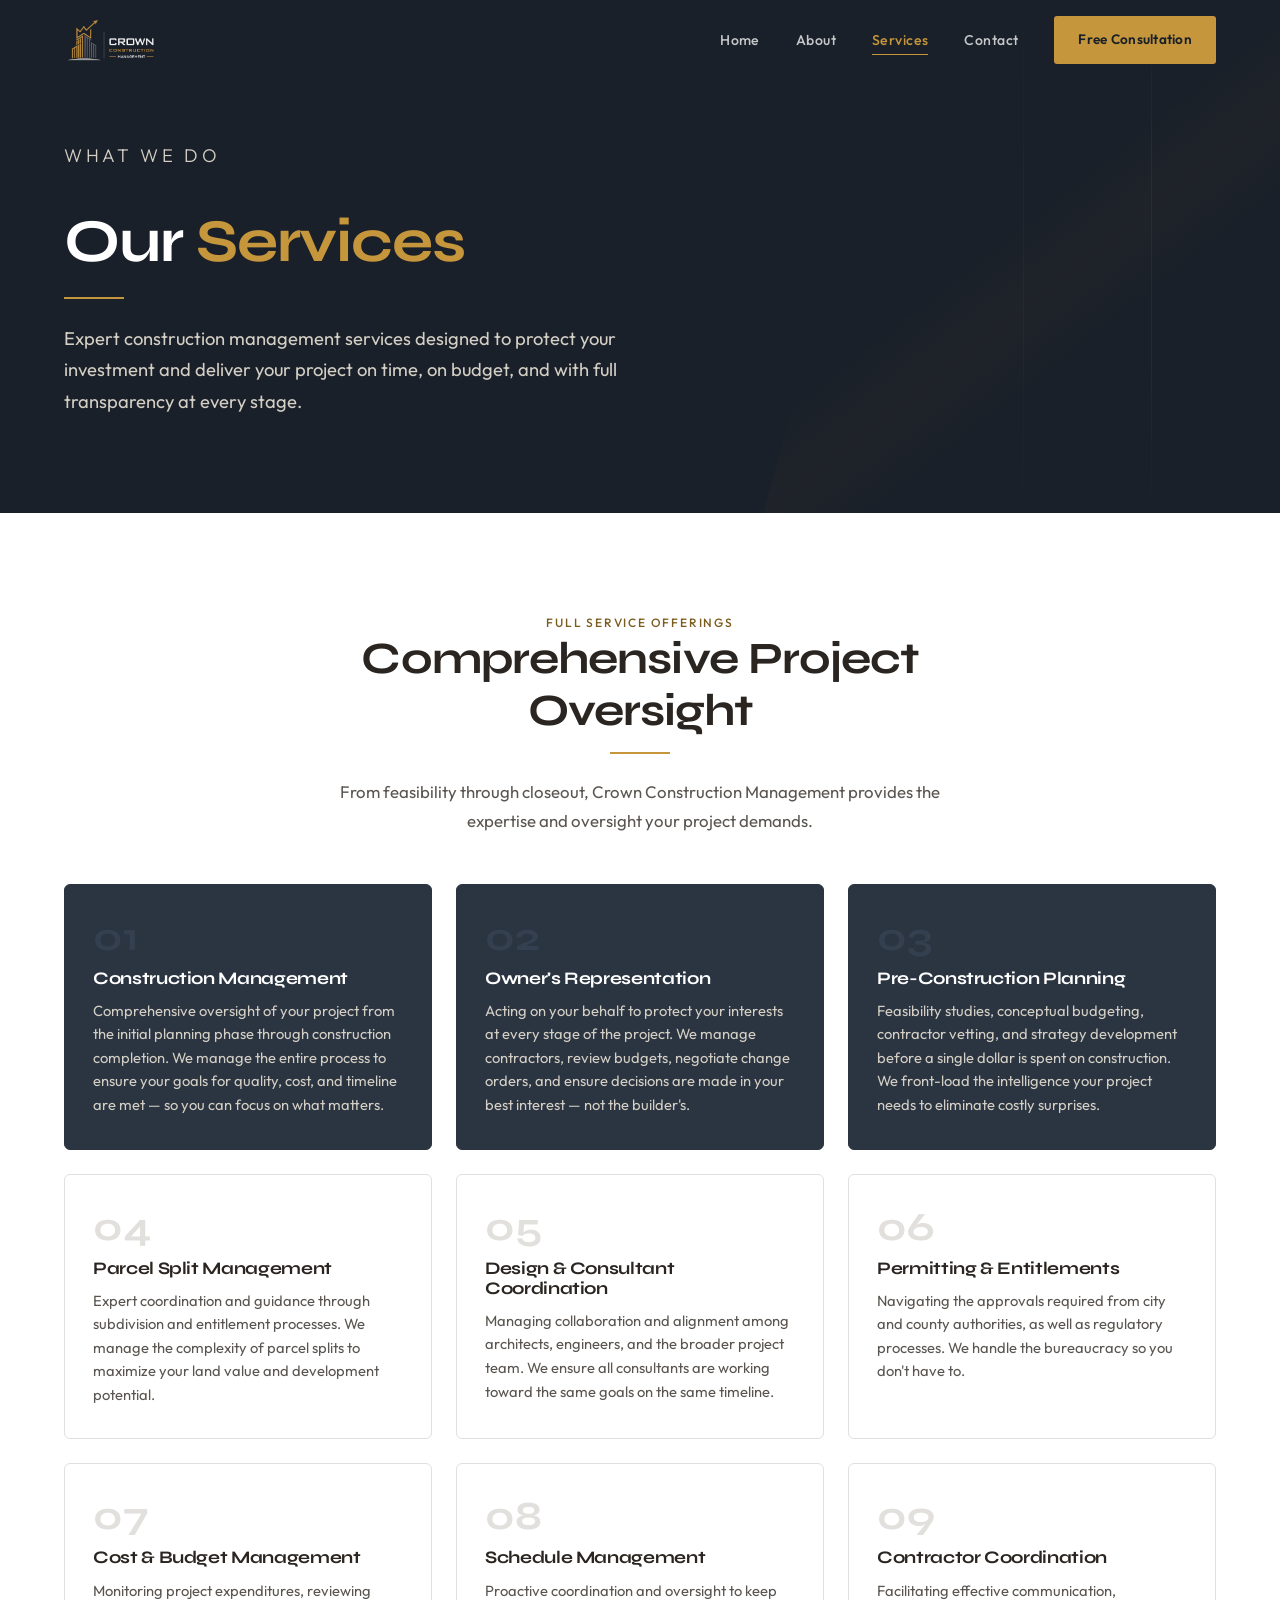
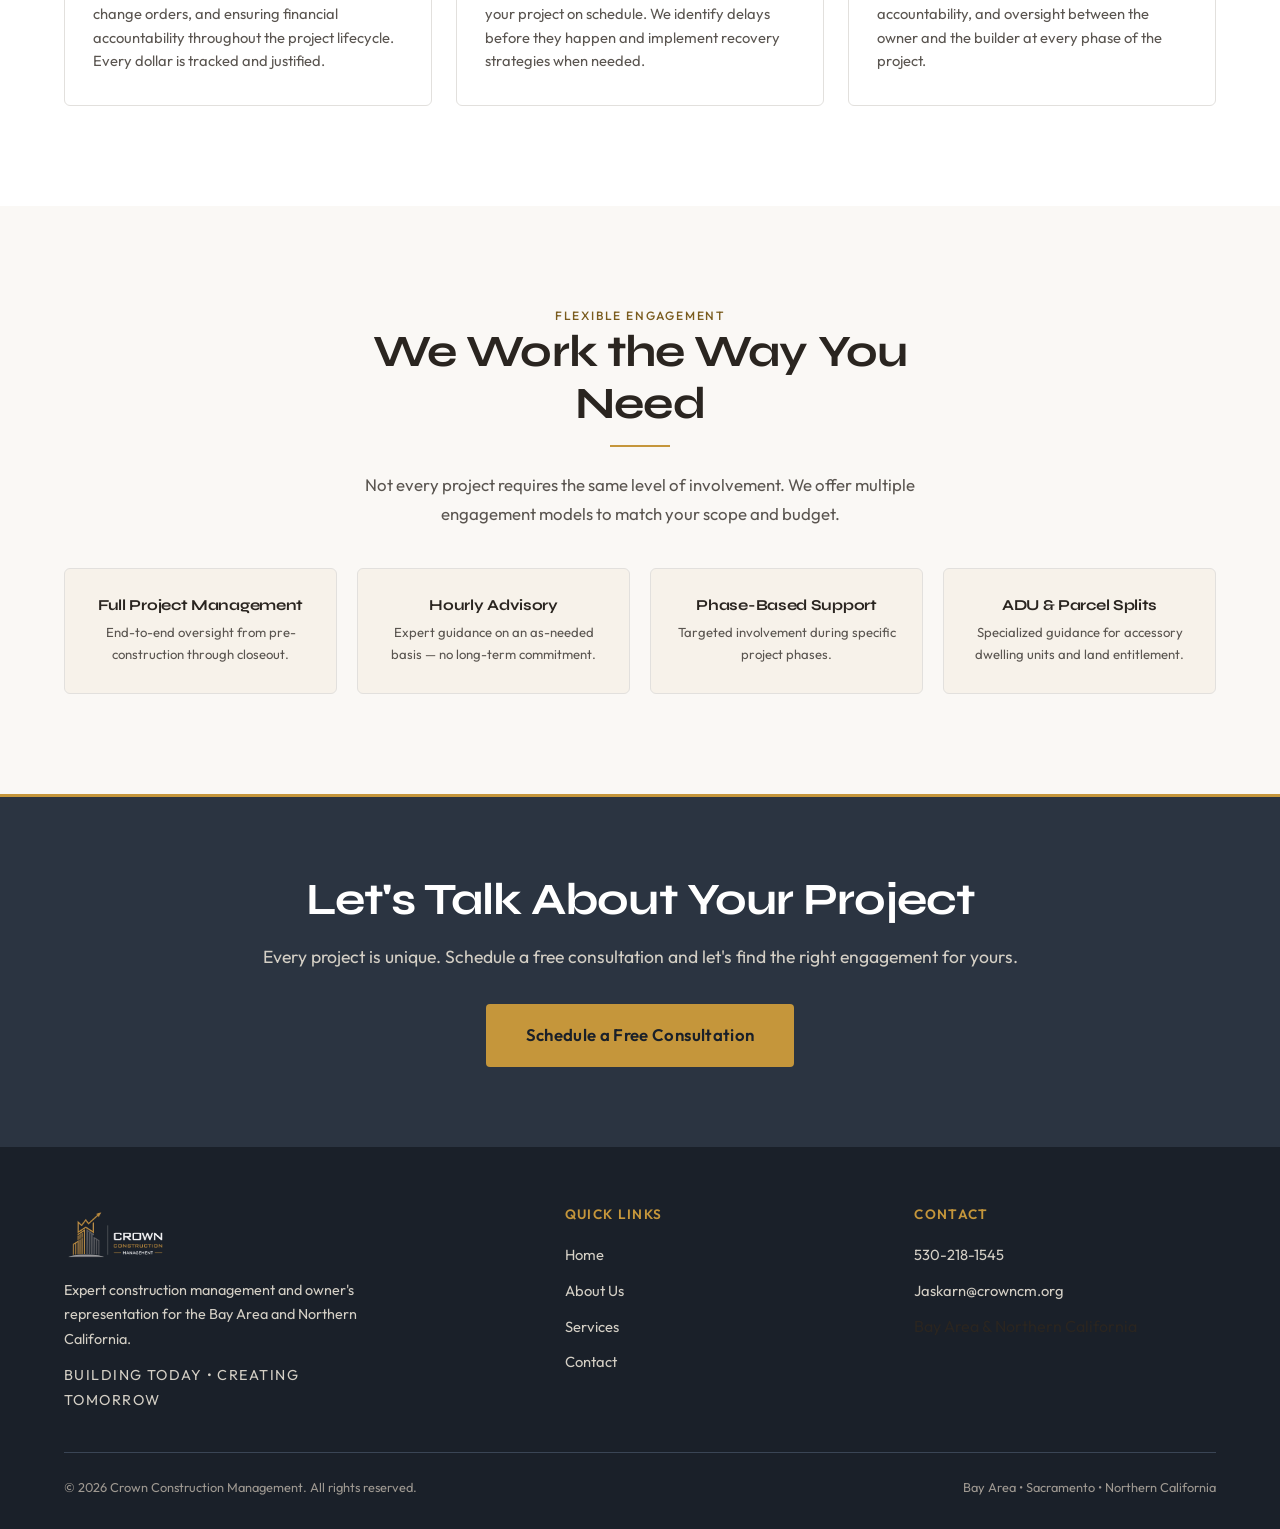
<file: services.html>
<!DOCTYPE html>
<html lang="en">
<head>
  <meta charset="UTF-8">
  <meta name="viewport" content="width=device-width, initial-scale=1.0">
  <title>Services | Crown Construction Management</title>
  <meta name="description" content="Construction management, owner's representation, pre-construction planning, permitting, parcel splits, and more. Crown Construction Management serves the Bay Area and NorCal.">
  <link rel="canonical" href="https://crowncm.org/services.html">
  <meta property="og:title" content="Services | Crown Construction Management">
  <meta property="og:description" content="Construction management, owner's representation, pre-construction planning, permitting, and parcel splits across the Bay Area and Northern California.">
  <meta property="og:type" content="website">
  <meta property="og:url" content="https://crowncm.org/services.html">
  <meta property="og:image" content="https://crowncm.org/images/logo-transparent.png">
  <meta name="twitter:card" content="summary_large_image">
  <meta name="twitter:title" content="Services | Crown Construction Management">
  <meta name="twitter:description" content="Construction management, owner's representation, pre-construction planning, permitting, and parcel splits across the Bay Area and Northern California.">
  <meta name="twitter:image" content="https://crowncm.org/images/logo-transparent.png">
  <link rel="preconnect" href="https://fonts.googleapis.com">
  <link rel="preconnect" href="https://fonts.gstatic.com" crossorigin>
  <link href="https://fonts.googleapis.com/css2?family=Outfit:wght@300;400;500;600;700&family=Syne:wght@600;700;800&display=swap" rel="stylesheet">
  <link rel="icon" type="image/jpeg" href="images/logo-icon.jpg">
  <link rel="stylesheet" href="css/style.css">
</head>
<body>
  <a href="#main" class="skip-link">Skip to main content</a>

  <!-- ════════ NAVIGATION ════════ -->
  <nav class="nav nav--transparent" aria-label="Main navigation">
    <div class="nav__inner">
      <a href="index.html" class="nav__logo">
        <img src="images/logo-transparent.png" alt="Crown Construction Management">
      </a>
      <div class="nav__links">
        <a href="index.html" class="nav__link">Home</a>
        <a href="about.html" class="nav__link">About</a>
        <a href="services.html" class="nav__link">Services</a>
        <a href="contact.html" class="nav__link">Contact</a>
        <a href="contact.html" class="nav__cta">Free Consultation</a>
      </div>
      <button class="nav__toggle" aria-label="Open navigation menu" aria-expanded="false">
        <span></span><span></span><span></span>
      </button>
    </div>
  </nav>

  <main id="main">

  <!-- ════════ HERO ════════ -->
  <section class="hero hero--sub">
    <div class="hero__bg"><div class="hero__accent"></div></div>
    <div class="container">
      <div class="hero__content">
        <p class="hero__tagline">What We Do</p>
        <h1>Our <span>Services</span></h1>
        <div class="gold-line"></div>
        <p>Expert construction management services designed to protect your investment and deliver your project on time, on budget, and with full transparency at every stage.</p>
      </div>
    </div>
  </section>

  <!-- ════════ ALL SERVICES ════════ -->
  <section class="section">
    <div class="container">
      <div class="reveal" style="text-align:center; max-width:640px; margin:0 auto;">
        <p class="label">Full Service Offerings</p>
        <h2>Comprehensive Project Oversight</h2>
        <div class="gold-line gold-line--center"></div>
        <p>From feasibility through closeout, Crown Construction Management provides the expertise and oversight your project demands.</p>
      </div>

      <div class="services-grid">
        <div class="service-card service-card--featured reveal reveal-delay-1">
          <div class="service-card__number" aria-hidden="true">01</div>
          <h3>Construction Management</h3>
          <p>Comprehensive oversight of your project from the initial planning phase through construction completion. We manage the entire process to ensure your goals for quality, cost, and timeline are met — so you can focus on what matters.</p>
        </div>
        <div class="service-card service-card--featured reveal reveal-delay-2">
          <div class="service-card__number" aria-hidden="true">02</div>
          <h3>Owner's Representation</h3>
          <p>Acting on your behalf to protect your interests at every stage of the project. We manage contractors, review budgets, negotiate change orders, and ensure decisions are made in your best interest — not the builder's.</p>
        </div>
        <div class="service-card service-card--featured reveal reveal-delay-3">
          <div class="service-card__number" aria-hidden="true">03</div>
          <h3>Pre-Construction Planning</h3>
          <p>Feasibility studies, conceptual budgeting, contractor vetting, and strategy development before a single dollar is spent on construction. We front-load the intelligence your project needs to eliminate costly surprises.</p>
        </div>
        <div class="service-card reveal reveal-delay-1">
          <div class="service-card__number" aria-hidden="true">04</div>
          <h3>Parcel Split Management</h3>
          <p>Expert coordination and guidance through subdivision and entitlement processes. We manage the complexity of parcel splits to maximize your land value and development potential.</p>
        </div>
        <div class="service-card reveal reveal-delay-2">
          <div class="service-card__number" aria-hidden="true">05</div>
          <h3>Design & Consultant Coordination</h3>
          <p>Managing collaboration and alignment among architects, engineers, and the broader project team. We ensure all consultants are working toward the same goals on the same timeline.</p>
        </div>
        <div class="service-card reveal reveal-delay-3">
          <div class="service-card__number" aria-hidden="true">06</div>
          <h3>Permitting & Entitlements</h3>
          <p>Navigating the approvals required from city and county authorities, as well as regulatory processes. We handle the bureaucracy so you don't have to.</p>
        </div>
        <div class="service-card reveal reveal-delay-1">
          <div class="service-card__number" aria-hidden="true">07</div>
          <h3>Cost & Budget Management</h3>
          <p>Monitoring project expenditures, reviewing change orders, and ensuring financial accountability throughout the project lifecycle. Every dollar is tracked and justified.</p>
        </div>
        <div class="service-card reveal reveal-delay-2">
          <div class="service-card__number" aria-hidden="true">08</div>
          <h3>Schedule Management</h3>
          <p>Proactive coordination and oversight to keep your project on schedule. We identify delays before they happen and implement recovery strategies when needed.</p>
        </div>
        <div class="service-card reveal reveal-delay-3">
          <div class="service-card__number" aria-hidden="true">09</div>
          <h3>Contractor Coordination</h3>
          <p>Facilitating effective communication, accountability, and oversight between the owner and the builder at every phase of the project.</p>
        </div>
      </div>
    </div>
  </section>

  <!-- ════════ ENGAGEMENT TYPES ════════ -->
  <section class="section section--cream">
    <div class="container">
      <div class="reveal" style="text-align:center; max-width:600px; margin:0 auto;">
        <p class="label">Flexible Engagement</p>
        <h2>We Work the Way You Need</h2>
        <div class="gold-line gold-line--center"></div>
        <p>Not every project requires the same level of involvement. We offer multiple engagement models to match your scope and budget.</p>
      </div>
      <div class="engagement-grid">
        <div class="engagement-item reveal reveal-delay-1">
          <h3>Full Project Management</h3>
          <p>End-to-end oversight from pre-construction through closeout.</p>
        </div>
        <div class="engagement-item reveal reveal-delay-2">
          <h3>Hourly Advisory</h3>
          <p>Expert guidance on an as-needed basis — no long-term commitment.</p>
        </div>
        <div class="engagement-item reveal reveal-delay-3">
          <h3>Phase-Based Support</h3>
          <p>Targeted involvement during specific project phases.</p>
        </div>
        <div class="engagement-item reveal reveal-delay-4">
          <h3>ADU &amp; Parcel Splits</h3>
          <p>Specialized guidance for accessory dwelling units and land entitlement.</p>
        </div>
      </div>
    </div>
  </section>

  <!-- ════════ CTA BANNER ════════ -->
  <section class="cta-banner">
    <div class="container">
      <h2 class="reveal">Let's Talk About Your Project</h2>
      <p class="reveal reveal-delay-1">Every project is unique. Schedule a free consultation and let's find the right engagement for yours.</p>
      <div class="reveal reveal-delay-2">
        <a href="contact.html" class="btn btn--gold btn--large">Schedule a Free Consultation</a>
      </div>
    </div>
  </section>

  </main>

  <!-- ════════ FOOTER ════════ -->
  <footer class="footer">
    <div class="container">
      <div class="footer__inner">
        <div class="footer__brand">
          <img src="images/logo-transparent.png" alt="Crown Construction Management">
          <p>Expert construction management and owner's representation for the Bay Area and Northern California.</p>
          <p class="footer__tagline">BUILDING TODAY &bull; CREATING TOMORROW</p>
        </div>
        <div>
          <h4 class="footer__heading">Quick Links</h4>
          <ul class="footer__links">
            <li><a href="index.html">Home</a></li>
            <li><a href="about.html">About Us</a></li>
            <li><a href="services.html">Services</a></li>
            <li><a href="contact.html">Contact</a></li>
          </ul>
        </div>
        <div>
          <h4 class="footer__heading">Contact</h4>
          <ul class="footer__links">
            <li><a href="tel:+15302181545">530-218-1545</a></li>
            <li><a href="mailto:Jaskarn@crowncm.org">Jaskarn@crowncm.org</a></li>
            <li>Bay Area &amp; Northern California</li>
          </ul>
        </div>
      </div>
      <div class="footer__bottom">
        <p>&copy; 2026 Crown Construction Management. All rights reserved.</p>
        <p>Bay Area &bull; Sacramento &bull; Northern California</p>
      </div>
    </div>
  </footer>

  <script src="js/main.js"></script>
</body>
</html>
</file>
<file: css/style.css>
/* ═══════════════════════════════════════════
   CROWN CONSTRUCTION MANAGEMENT
   Premium Construction Management Website
   ═══════════════════════════════════════════ */

/* ── CSS Variables ── */
:root {
  --navy: #2B3441;
  --navy-deep: #1A2029;
  --navy-mid: #34404F;
  --gold: #C5963B;
  --gold-light: #D4AA5C;
  --gold-dim: #8B6B2A;
  --gold-accessible: #7A5C1E;
  --gold-bg: #F8F1E4;
  --charcoal: #333840;
  --slate: #5A6475;
  --white: #FFFFFF;
  --off-white: #F7F7F5;
  --cream: #FAF8F5;
  --border: #E2E0DD;
  --border-dark: #3A4555;
  --text-primary: #2A2520;
  --text-secondary: #5A5550;
  --text-light: #8A8580;
  --text-on-dark: #D4CFC5;
  --text-on-dark-bright: #EEEAE5;

  --font-display: 'Syne', sans-serif;
  --font-body: 'Outfit', sans-serif;

  --nav-height: 80px;
  --section-pad: 100px;
  --section-pad-mobile: 60px;
  --max-width: 1200px;
  --max-width-narrow: 800px;

  --ease-out: cubic-bezier(0.25, 0.46, 0.45, 0.94);
  --ease-smooth: cubic-bezier(0.4, 0, 0.2, 1);
}

/* ── Reset & Base ── */
*, *::before, *::after { box-sizing: border-box; margin: 0; padding: 0; }

html {
  scroll-behavior: smooth;
  scroll-padding-top: var(--nav-height);
}

body {
  font-family: var(--font-body);
  font-weight: 400;
  color: var(--text-primary);
  background: var(--white);
  line-height: 1.6;
  -webkit-font-smoothing: antialiased;
  overflow-x: hidden;
}

img { max-width: 100%; height: auto; display: block; }
a { color: inherit; text-decoration: none; }
ul { list-style: none; }

/* ── Typography ── */
h1, h2, h3, h4 {
  font-family: var(--font-display);
  font-weight: 700;
  line-height: 1.15;
  letter-spacing: -0.02em;
}

h1 { font-size: clamp(2.4rem, 5vw, 3.8rem); }
h2 { font-size: clamp(1.8rem, 3.5vw, 2.8rem); }
h3 { font-size: clamp(1.2rem, 2vw, 1.5rem); }
h4 { font-size: 1.1rem; }

p { 
  font-size: 1.05rem; 
  line-height: 1.7; 
  color: var(--text-secondary); 
}

.label {
  font-family: var(--font-body);
  font-weight: 500;
  font-size: 0.75rem;
  letter-spacing: 0.15em;
  text-transform: uppercase;
  color: var(--gold-accessible);
}

.label--light { color: var(--gold-light); }

/* ── Layout ── */
.container {
  width: 100%;
  max-width: var(--max-width);
  margin: 0 auto;
  padding: 0 24px;
}

.container--narrow {
  max-width: var(--max-width-narrow);
}

.section {
  padding: var(--section-pad) 0;
}

.section--dark {
  background: var(--navy);
  color: var(--text-on-dark-bright);
}

.section--dark p { color: var(--text-on-dark); }
.section--dark h2, .section--dark h3, .section--dark h4 { color: var(--white); }

.section--cream { background: var(--cream); }
.section--deep { background: var(--navy-deep); color: var(--text-on-dark-bright); }
.section--deep p { color: var(--text-on-dark); }
.section--deep h2, .section--deep h3 { color: var(--white); }

/* ── Gold Accent Line ── */
.gold-line {
  width: 60px;
  height: 2px;
  background: var(--gold);
  margin: 16px 0 24px;
}

.gold-line--center { margin-left: auto; margin-right: auto; }
.gold-line--wide { width: 80px; }

/* ── Buttons ── */
.btn {
  display: inline-flex;
  align-items: center;
  gap: 8px;
  font-family: var(--font-body);
  font-weight: 600;
  font-size: 0.95rem;
  padding: 14px 32px;
  border-radius: 4px;
  border: none;
  cursor: pointer;
  transition: all 0.3s var(--ease-smooth);
  letter-spacing: 0.02em;
}

.btn--gold {
  background: var(--gold);
  color: var(--navy-deep);
}

.btn--gold:hover {
  background: var(--gold-light);
  transform: translateY(-2px);
  box-shadow: 0 8px 30px rgba(197, 150, 59, 0.3);
}

.btn--outline {
  background: transparent;
  color: var(--gold-accessible);
  border: 1.5px solid var(--gold);
}

.btn--outline:hover {
  background: var(--gold);
  color: var(--navy-deep);
  transform: translateY(-2px);
}

.btn--white-outline {
  background: transparent;
  color: var(--white);
  border: 1.5px solid rgba(255,255,255,0.3);
}

.btn--white-outline:hover {
  border-color: var(--gold);
  color: var(--gold);
  transform: translateY(-2px);
  box-shadow: 0 8px 30px rgba(197, 150, 59, 0.2);
}

.btn--large {
  padding: 18px 40px;
  font-size: 1.05rem;
}

/* ── Navigation ── */
.nav {
  position: fixed;
  top: 0;
  left: 0;
  right: 0;
  height: var(--nav-height);
  z-index: 1000;
  transition: all 0.4s var(--ease-smooth);
}

.nav--transparent {
  background: transparent;
}

.nav--solid {
  background: rgba(26, 32, 41, 0.97);
  backdrop-filter: blur(12px);
  box-shadow: 0 1px 0 rgba(197, 150, 59, 0.15);
}

.nav__inner {
  max-width: var(--max-width);
  margin: 0 auto;
  padding: 0 24px;
  height: 100%;
  display: flex;
  align-items: center;
  justify-content: space-between;
}

.nav__logo img {
  height: 50px;
  width: auto;
  transition: opacity 0.3s;
}

.nav__logo:hover img { opacity: 0.85; }

.nav__links {
  display: flex;
  align-items: center;
  gap: 36px;
}

.nav__link {
  font-family: var(--font-body);
  font-weight: 500;
  font-size: 0.88rem;
  color: rgba(255,255,255,0.75);
  letter-spacing: 0.03em;
  transition: color 0.3s;
  position: relative;
}

.nav__link::after {
  content: '';
  position: absolute;
  bottom: -4px;
  left: 0;
  width: 0;
  height: 1.5px;
  background: var(--gold);
  transition: width 0.3s var(--ease-smooth);
}

.nav__link:hover { color: var(--white); }
.nav__link:hover::after { width: 100%; }
.nav__link--active { color: var(--gold); }
.nav__link--active::after { width: 100%; }

.nav__cta {
  font-family: var(--font-body);
  font-weight: 600;
  font-size: 0.85rem;
  padding: 13px 24px;
  min-height: 44px;
  background: var(--gold);
  color: var(--navy-deep);
  border-radius: 3px;
  transition: all 0.3s var(--ease-smooth);
  letter-spacing: 0.02em;
}

.nav__cta:hover {
  background: var(--gold-light);
  transform: translateY(-1px);
}

/* Mobile Nav Toggle */
.nav__toggle {
  display: none;
  flex-direction: column;
  gap: 5px;
  cursor: pointer;
  padding: 14px 8px;
  min-height: 44px;
  background: none;
  border: none;
}

.nav__toggle span {
  display: block;
  width: 24px;
  height: 2px;
  background: var(--white);
  transition: all 0.3s;
}

.nav__toggle.active span:nth-child(1) { transform: rotate(45deg) translate(5px, 5px); }
.nav__toggle.active span:nth-child(2) { opacity: 0; }
.nav__toggle.active span:nth-child(3) { transform: rotate(-45deg) translate(5px, -5px); }

/* ── Hero ── */
.hero {
  position: relative;
  min-height: 100vh;
  display: flex;
  align-items: center;
  background: var(--navy-deep);
  overflow: hidden;
}

.hero__bg {
  position: absolute;
  inset: 0;
  overflow: hidden;
}

/* Architectural grid lines */
.hero__bg::before {
  content: '';
  position: absolute;
  top: 0;
  right: 10%;
  width: 1px;
  height: 100%;
  background: linear-gradient(to bottom, transparent, rgba(197,150,59,0.08) 30%, rgba(197,150,59,0.08) 70%, transparent);
}

.hero__bg::after {
  content: '';
  position: absolute;
  top: 0;
  right: 20%;
  width: 1px;
  height: 100%;
  background: linear-gradient(to bottom, transparent, rgba(197,150,59,0.05) 40%, rgba(197,150,59,0.05) 60%, transparent);
}

/* Subtle diagonal accent */
.hero__accent {
  position: absolute;
  top: -10%;
  right: -5%;
  width: 40%;
  height: 120%;
  background: linear-gradient(135deg, transparent 40%, rgba(197,150,59,0.03) 50%, transparent 60%);
  transform: skewX(-15deg);
}

.hero__content {
  position: relative;
  z-index: 2;
  max-width: 720px;
}

.hero__logo {
  width: 280px;
  margin-bottom: 32px;
  opacity: 0;
  animation: fadeUp 0.8s var(--ease-out) 0.2s forwards;
}

.hero h1 {
  color: var(--white);
  margin-bottom: 20px;
  opacity: 0;
  animation: fadeUp 0.8s var(--ease-out) 0.4s forwards;
}

.hero h1 span { color: var(--gold); }

.hero__tagline {
  font-family: var(--font-body);
  font-weight: 300;
  font-size: 0.85rem;
  letter-spacing: 0.2em;
  text-transform: uppercase;
  color: var(--gold);
  margin-bottom: 16px;
  opacity: 0;
  animation: fadeUp 0.8s var(--ease-out) 0.3s forwards;
}

.hero p {
  font-size: 1.15rem;
  color: var(--text-on-dark);
  margin-bottom: 36px;
  max-width: 560px;
  opacity: 0;
  animation: fadeUp 0.8s var(--ease-out) 0.6s forwards;
}

.hero__buttons {
  display: flex;
  gap: 16px;
  flex-wrap: wrap;
  opacity: 0;
  animation: fadeUp 0.8s var(--ease-out) 0.8s forwards;
}

/* Hero for sub-pages */
.hero--sub {
  min-height: 400px;
  padding-top: calc(var(--nav-height) + 60px);
  padding-bottom: 60px;
}

/* Hero Home — two-column with seamless logo */
.hero--home {
  min-height: 100vh;
  display: flex;
  align-items: center;
}

.hero__home-layout {
  display: grid;
  grid-template-columns: 1.1fr 1fr;
  gap: 40px;
  align-items: center;
  position: relative;
  z-index: 2;
}

.hero__home-layout .hero__content {
  max-width: none;
}

.hero__logo-block {
  display: flex;
  align-items: center;
  justify-content: center;
  position: relative;
  opacity: 0;
  animation: fadeIn 1.2s var(--ease-out) 0.6s forwards;
}

.hero__logo-seamless {
  width: 100%;
  max-width: 520px;
  height: auto;
  filter: drop-shadow(0 20px 60px rgba(0,0,0,0.3));
  transition: transform 0.6s var(--ease-smooth);
}

.hero__logo-block:hover .hero__logo-seamless {
  transform: scale(1.03);
}

/* Subtle glow behind logo */
.hero__logo-block::before {
  content: '';
  position: absolute;
  width: 70%;
  height: 70%;
  background: radial-gradient(ellipse, rgba(197,150,59,0.08) 0%, transparent 70%);
  border-radius: 50%;
  pointer-events: none;
}

.hero--sub h1 {
  animation-delay: 0.2s;
}

.hero--sub .gold-line {
  opacity: 0;
  animation: fadeUp 0.8s var(--ease-out) 0.3s forwards;
}

.hero--sub p {
  animation-delay: 0.4s;
}

/* ── About Preview (Home) ── */
.about-preview {
  display: grid;
  grid-template-columns: 1fr 1fr;
  gap: 60px;
  align-items: center;
}

.about-preview__values {
  display: grid;
  grid-template-columns: 1fr 1fr;
  gap: 20px;
  margin-top: 32px;
}

.value-card {
  padding: 24px;
  background: var(--white);
  border-radius: 6px;
  border: 1px solid var(--border);
  transition: all 0.3s var(--ease-smooth);
}

.value-card:hover {
  border-color: var(--gold);
  transform: translateY(-3px);
  box-shadow: 0 12px 40px rgba(0,0,0,0.06);
}

.value-card h3 {
  color: var(--text-primary);
  margin-bottom: 6px;
  font-size: 1rem;
}

.value-card p {
  font-size: 0.88rem;
  line-height: 1.5;
  color: var(--text-secondary);
}

.about-preview__image {
  position: relative;
  display: flex;
  align-items: center;
  justify-content: center;
}

.about-preview__logo-display {
  width: 100%;
  max-width: 380px;
  padding: 60px 40px;
  background: var(--navy);
  border-radius: 8px;
  display: flex;
  align-items: center;
  justify-content: center;
  position: relative;
  overflow: hidden;
}

.about-preview__logo-display::before {
  content: '';
  position: absolute;
  top: 0;
  left: 0;
  right: 0;
  height: 3px;
  background: var(--gold);
}

.about-preview__logo-display img {
  width: 85%;
}

/* ── Services Grid ── */
.services-grid {
  display: grid;
  grid-template-columns: repeat(3, 1fr);
  gap: 24px;
  margin-top: 48px;
}

.service-card {
  padding: 32px 28px;
  background: var(--white);
  border-radius: 6px;
  border: 1px solid var(--border);
  position: relative;
  overflow: hidden;
  transition: all 0.4s var(--ease-smooth);
}

.service-card::before {
  content: '';
  position: absolute;
  top: 0;
  left: 0;
  width: 3px;
  height: 0;
  background: var(--gold);
  transition: height 0.4s var(--ease-smooth);
}

.service-card:hover {
  border-color: var(--gold);
  transform: translateY(-4px);
  box-shadow: 0 16px 50px rgba(0,0,0,0.08);
}

.service-card:hover::before { height: 100%; }

.service-card__number {
  font-family: var(--font-display);
  font-size: 2.5rem;
  font-weight: 700;
  color: var(--border);
  line-height: 1;
  margin-bottom: 12px;
  transition: color 0.3s;
}

.service-card:hover .service-card__number { color: var(--gold-dim); }

.service-card h3 {
  font-size: 1.1rem;
  margin-bottom: 10px;
  color: var(--text-primary);
}

.service-card p {
  font-size: 0.92rem;
  line-height: 1.6;
}

/* Service card - featured (larger) */
.service-card--featured {
  grid-column: span 1;
  background: var(--navy);
  border-color: var(--navy);
}

.service-card--featured h3 { color: var(--white); }
.service-card--featured p { color: var(--text-on-dark); }
.service-card--featured .service-card__number { color: var(--navy-mid); }
.service-card--featured:hover .service-card__number { color: var(--gold-dim); }
.service-card--featured:hover { border-color: var(--gold); }

/* ── Process Timeline ── */
.process-grid {
  display: grid;
  grid-template-columns: repeat(4, 1fr);
  gap: 0;
  margin-top: 48px;
  position: relative;
}

/* Connecting line */
.process-grid::before {
  content: '';
  position: absolute;
  top: 32px;
  left: 12.5%;
  right: 12.5%;
  height: 2px;
  background: var(--border-dark);
}

.process-step {
  text-align: center;
  padding: 0 20px;
  position: relative;
}

.process-step__number {
  display: inline-flex;
  align-items: center;
  justify-content: center;
  width: 64px;
  height: 64px;
  border-radius: 50%;
  background: var(--gold);
  color: var(--navy-deep);
  font-family: var(--font-display);
  font-weight: 700;
  font-size: 1.3rem;
  margin-bottom: 20px;
  position: relative;
  z-index: 2;
  transition: all 0.3s var(--ease-smooth);
}

.process-step:hover .process-step__number {
  transform: scale(1.1);
  box-shadow: 0 8px 30px rgba(197,150,59,0.4);
}

.process-step h3 {
  font-size: 1.15rem;
  margin-bottom: 8px;
}

.process-step p {
  font-size: 0.9rem;
  line-height: 1.5;
}

/* ── Why Crown Grid ── */
.why-grid {
  display: grid;
  grid-template-columns: repeat(3, 1fr);
  gap: 32px;
  margin-top: 48px;
}

.why-card {
  padding: 32px;
  border: 1px solid var(--border-dark);
  border-radius: 6px;
  transition: all 0.3s var(--ease-smooth);
  position: relative;
}

.why-card::before {
  content: '';
  position: absolute;
  top: -1px;
  left: 32px;
  right: 32px;
  height: 2px;
  background: var(--gold);
  transform: scaleX(0);
  transition: transform 0.3s var(--ease-smooth);
}

.why-card:hover {
  border-color: rgba(197,150,59,0.3);
  transform: translateY(-4px);
}

.why-card:hover::before { transform: scaleX(1); }

.why-card__icon {
  font-family: var(--font-display);
  font-size: 2rem;
  font-weight: 700;
  color: var(--gold);
  margin-bottom: 16px;
  line-height: 1;
}

.why-card h3 {
  font-size: 1.05rem;
  margin-bottom: 10px;
}

.why-card p {
  font-size: 0.9rem;
  line-height: 1.6;
}

/* ── CTA Banner ── */
.cta-banner {
  text-align: center;
  padding: 80px 0;
  background: var(--navy);
  position: relative;
  overflow: hidden;
}

.cta-banner::before {
  content: '';
  position: absolute;
  top: 0;
  left: 0;
  right: 0;
  height: 3px;
  background: var(--gold);
}

.cta-banner h2 {
  color: var(--white);
  margin-bottom: 16px;
}

.cta-banner p {
  color: var(--text-on-dark);
  margin-bottom: 32px;
  font-size: 1.1rem;
}

/* ── Engagement Types ── */
.engagement-grid {
  display: grid;
  grid-template-columns: repeat(4, 1fr);
  gap: 20px;
  margin-top: 40px;
}

.engagement-item {
  text-align: center;
  padding: 28px 20px;
  background: rgba(197,150,59,0.06);
  border: 1px solid var(--border);
  border-radius: 6px;
  transition: all 0.3s;
}

.engagement-item:hover {
  border-color: var(--gold);
  background: rgba(197,150,59,0.1);
}

.engagement-item h3 {
  font-size: 0.95rem;
  color: var(--text-primary);
  margin-bottom: 6px;
}

.engagement-item p {
  font-size: 0.82rem;
}

/* ── Contact Page ── */
.contact-layout {
  display: grid;
  grid-template-columns: 1fr 1.2fr;
  gap: 60px;
  align-items: start;
}

.contact-info { padding-top: 8px; }

.contact-info__item {
  margin-bottom: 32px;
}

.contact-info__item h3 {
  font-size: 0.95rem;
  color: var(--text-primary);
  margin-bottom: 4px;
}

.contact-info__item p {
  font-size: 1.05rem;
  color: var(--gold);
  font-weight: 500;
}

.contact-info__item p a {
  color: inherit;
  text-decoration: none;
  transition: color 0.3s;
}

.contact-info__item p a:hover { color: var(--gold-light); }

.contact-info__item p.desc {
  color: var(--text-secondary);
  font-weight: 400;
  font-size: 0.92rem;
}

/* ── Form ── */
.form {
  background: var(--white);
  padding: 40px;
  border-radius: 8px;
  border: 1px solid var(--border);
  box-shadow: 0 8px 40px rgba(0,0,0,0.04);
}

.form__group {
  margin-bottom: 20px;
}

.form__label {
  display: block;
  font-weight: 500;
  font-size: 0.88rem;
  color: var(--text-primary);
  margin-bottom: 6px;
}

.form__input,
.form__select,
.form__textarea {
  width: 100%;
  padding: 12px 16px;
  font-family: var(--font-body);
  font-size: 0.95rem;
  color: var(--text-primary);
  background: var(--cream);
  border: 1px solid var(--border);
  border-radius: 4px;
  transition: all 0.3s;
  outline: none;
}

.form__input:focus,
.form__select:focus,
.form__textarea:focus {
  border-color: var(--gold);
  box-shadow: 0 0 0 3px rgba(197,150,59,0.12);
}

.form__textarea { resize: vertical; min-height: 120px; }

.form__row {
  display: grid;
  grid-template-columns: 1fr 1fr;
  gap: 16px;
}

.form__submit {
  width: 100%;
  margin-top: 8px;
}

/* ── Footer ── */
.footer {
  background: var(--navy-deep);
  padding: 60px 0 30px;
}

.footer__inner {
  display: grid;
  grid-template-columns: 1.5fr 1fr 1fr;
  gap: 48px;
  margin-bottom: 40px;
}

.footer__brand img {
  height: 55px;
  width: auto;
  margin-bottom: 16px;
}

.footer__brand p {
  color: var(--text-on-dark);
  font-size: 0.9rem;
  max-width: 300px;
}

.footer__tagline {
  font-size: 0.8rem;
  letter-spacing: 0.1em;
  color: var(--gold);
  margin-top: 12px;
}

.footer__heading {
  font-family: var(--font-body);
  font-weight: 600;
  font-size: 0.85rem;
  letter-spacing: 0.1em;
  text-transform: uppercase;
  color: var(--gold);
  margin-bottom: 20px;
}

.footer__links li { margin-bottom: 10px; }

.footer__links a {
  color: var(--text-on-dark);
  font-size: 0.92rem;
  transition: color 0.3s;
}

.footer__links a:hover { color: var(--gold-light); }

.footer__bottom {
  border-top: 1px solid var(--border-dark);
  padding-top: 24px;
  display: flex;
  justify-content: space-between;
  align-items: center;
}

.footer__bottom p {
  font-size: 0.8rem;
  color: #9E9891;
}

/* ── Scroll Animations ── */
.reveal {
  opacity: 0;
  transform: translateY(30px);
  transition: opacity 0.7s var(--ease-out), transform 0.7s var(--ease-out);
}

.reveal.visible {
  opacity: 1;
  transform: translateY(0);
}

.reveal-delay-1 { transition-delay: 0.1s; }
.reveal-delay-2 { transition-delay: 0.2s; }
.reveal-delay-3 { transition-delay: 0.3s; }
.reveal-delay-4 { transition-delay: 0.4s; }
.reveal-delay-5 { transition-delay: 0.5s; }
.reveal-delay-6 { transition-delay: 0.6s; }

/* ── Keyframe Animations ── */
@keyframes fadeUp {
  from { opacity: 0; transform: translateY(24px); }
  to { opacity: 1; transform: translateY(0); }
}

@keyframes fadeIn {
  from { opacity: 0; }
  to { opacity: 1; }
}

/* ── Page-specific: About ── */
.about-full {
  display: grid;
  grid-template-columns: 1.3fr 1fr;
  gap: 60px;
  align-items: start;
}

.about-full__story h2 { margin-bottom: 8px; }
.about-full__story p { margin-bottom: 16px; }

.about-full__sidebar {
  background: var(--navy);
  border-radius: 8px;
  padding: 40px;
  position: relative;
  overflow: hidden;
}

.about-full__sidebar::before {
  content: '';
  position: absolute;
  top: 0;
  left: 0;
  right: 0;
  height: 3px;
  background: var(--gold);
}

.about-full__sidebar h3 {
  color: var(--white);
  margin-bottom: 24px;
}

.area-list li {
  color: var(--text-on-dark);
  padding: 10px 0;
  border-bottom: 1px solid var(--border-dark);
  font-size: 0.95rem;
  display: flex;
  align-items: center;
  gap: 10px;
}

.area-list li::before {
  content: '';
  width: 8px;
  height: 2px;
  background: var(--gold);
  flex-shrink: 0;
}

.area-list li:last-child { border-bottom: none; }

.values-full {
  display: grid;
  grid-template-columns: repeat(4, 1fr);
  gap: 24px;
  margin-top: 48px;
}

.value-full-card {
  text-align: center;
  padding: 36px 24px;
  background: var(--white);
  border-radius: 6px;
  border: 1px solid var(--border);
  transition: all 0.3s;
}

.value-full-card:hover {
  border-color: var(--gold);
  transform: translateY(-3px);
  box-shadow: 0 12px 40px rgba(0,0,0,0.06);
}

.value-full-card__icon {
  display: inline-flex;
  align-items: center;
  justify-content: center;
  width: 56px;
  height: 56px;
  border-radius: 50%;
  background: var(--gold-bg);
  color: var(--gold);
  font-size: 1.5rem;
  margin-bottom: 16px;
}

.value-full-card h3 { margin-bottom: 8px; }

.value-full-card p {
  font-size: 0.88rem;
}

/* ── Responsive ── */
@media (max-width: 1024px) {
  .services-grid { grid-template-columns: repeat(3, 1fr); }
  .why-grid { grid-template-columns: repeat(2, 1fr); }
  .process-grid { grid-template-columns: repeat(2, 1fr); gap: 32px; }
  .process-grid::before { display: none; }
  .engagement-grid { grid-template-columns: repeat(2, 1fr); }
  .footer__inner { grid-template-columns: 1fr 1fr 1fr; }
  .values-full { grid-template-columns: repeat(2, 1fr); }
}

@media (max-width: 768px) {
  :root {
    --section-pad: 60px;
    --nav-height: 70px;
  }

  .nav__links {
    display: none;
    position: fixed;
    top: var(--nav-height);
    left: 0;
    right: 0;
    bottom: 0;
    z-index: 999;
    background: rgba(26, 32, 41, 0.98);
    backdrop-filter: blur(12px);
    flex-direction: column;
    justify-content: center;
    gap: 28px;
    padding: 40px;
  }

  .nav__links.open { display: flex; }
  .nav__link { font-size: 1.1rem; color: var(--white); }
  .nav__toggle { display: flex; }

  .hero { min-height: 90vh; padding-top: calc(var(--nav-height) + 40px); }
  .hero__logo { width: 200px; }
  .hero--sub { min-height: 300px; }

  .hero__home-layout {
    grid-template-columns: 1fr;
    gap: 32px;
    text-align: center;
  }

  .hero__logo-block { order: -1; }
  .hero__logo-seamless { max-width: 300px; }

  .about-preview { grid-template-columns: 1fr; gap: 40px; }
  .about-preview__image { order: -1; }
  .about-preview__values { grid-template-columns: 1fr; }

  .services-grid { grid-template-columns: 1fr; }
  .why-grid { grid-template-columns: 1fr; }
  .process-grid { grid-template-columns: 1fr; gap: 24px; }
  .engagement-grid { grid-template-columns: 1fr 1fr; }

  .contact-layout { grid-template-columns: 1fr; gap: 40px; }
  .form__row { grid-template-columns: 1fr; }

  .about-full { grid-template-columns: 1fr; }
  .values-full { grid-template-columns: 1fr 1fr; }

  .footer__inner { grid-template-columns: 1fr; gap: 32px; }
  .footer__bottom { flex-direction: column; gap: 8px; text-align: center; }

  .hero__buttons { flex-direction: column; }
  .btn--large { width: 100%; justify-content: center; }
}

@media (max-width: 480px) {
  .values-full { grid-template-columns: 1fr; }
  .engagement-grid { grid-template-columns: 1fr; }
}

/* ── Skip Link ── */
.skip-link {
  position: absolute;
  top: -100%;
  left: 16px;
  z-index: 9999;
  padding: 12px 20px;
  background: var(--gold);
  color: var(--navy-deep);
  font-family: var(--font-body);
  font-weight: 600;
  font-size: 0.9rem;
  border-radius: 0 0 4px 4px;
  text-decoration: none;
  transition: top 0.2s;
}

.skip-link:focus {
  top: 0;
}

/* ── Focus Visible ── */
.nav__link:focus-visible,
.nav__logo:focus-visible,
.nav__cta:focus-visible,
.nav__toggle:focus-visible,
.footer__links a:focus-visible {
  outline: 2px solid var(--gold);
  outline-offset: 3px;
  border-radius: 2px;
}

.btn:focus-visible {
  outline: 2px solid var(--gold);
  outline-offset: 3px;
}

.form__input:focus-visible,
.form__select:focus-visible,
.form__textarea:focus-visible {
  outline: 2px solid var(--gold);
  outline-offset: 0;
  border-color: var(--gold);
  box-shadow: 0 0 0 3px rgba(197, 150, 59, 0.18);
}

/* ── Placeholder Text ── */
.form__input::placeholder,
.form__textarea::placeholder {
  color: #6B6B6B;
  opacity: 1;
}

/* ── Form Status Messages ── */
#form-status:empty { display: none; }

.form__success {
  margin-top: 16px;
  padding: 16px 20px;
  background: rgba(74, 143, 82, 0.1);
  border: 1px solid rgba(74, 143, 82, 0.4);
  border-radius: 4px;
  color: #2F7A35;
  font-size: 0.95rem;
  font-weight: 500;
}

.form__error {
  margin-top: 16px;
  padding: 16px 20px;
  background: rgba(190, 50, 50, 0.08);
  border: 1px solid rgba(190, 50, 50, 0.3);
  border-radius: 4px;
  color: #9E2020;
  font-size: 0.95rem;
  font-weight: 500;
}

/* ── Reduced Motion ── */
@media (prefers-reduced-motion: reduce) {
  *, *::before, *::after {
    animation-duration: 0.01ms !important;
    animation-iteration-count: 1 !important;
    transition-duration: 0.01ms !important;
  }

  html { scroll-behavior: auto; }

  .reveal {
    opacity: 1;
    transform: none;
    transition: none;
  }

  .hero h1,
  .hero p,
  .hero__tagline,
  .hero__buttons,
  .hero__logo,
  .hero__logo-block,
  .hero--sub .gold-line {
    opacity: 1;
    transform: none;
    animation: none;
  }
}
</file>
